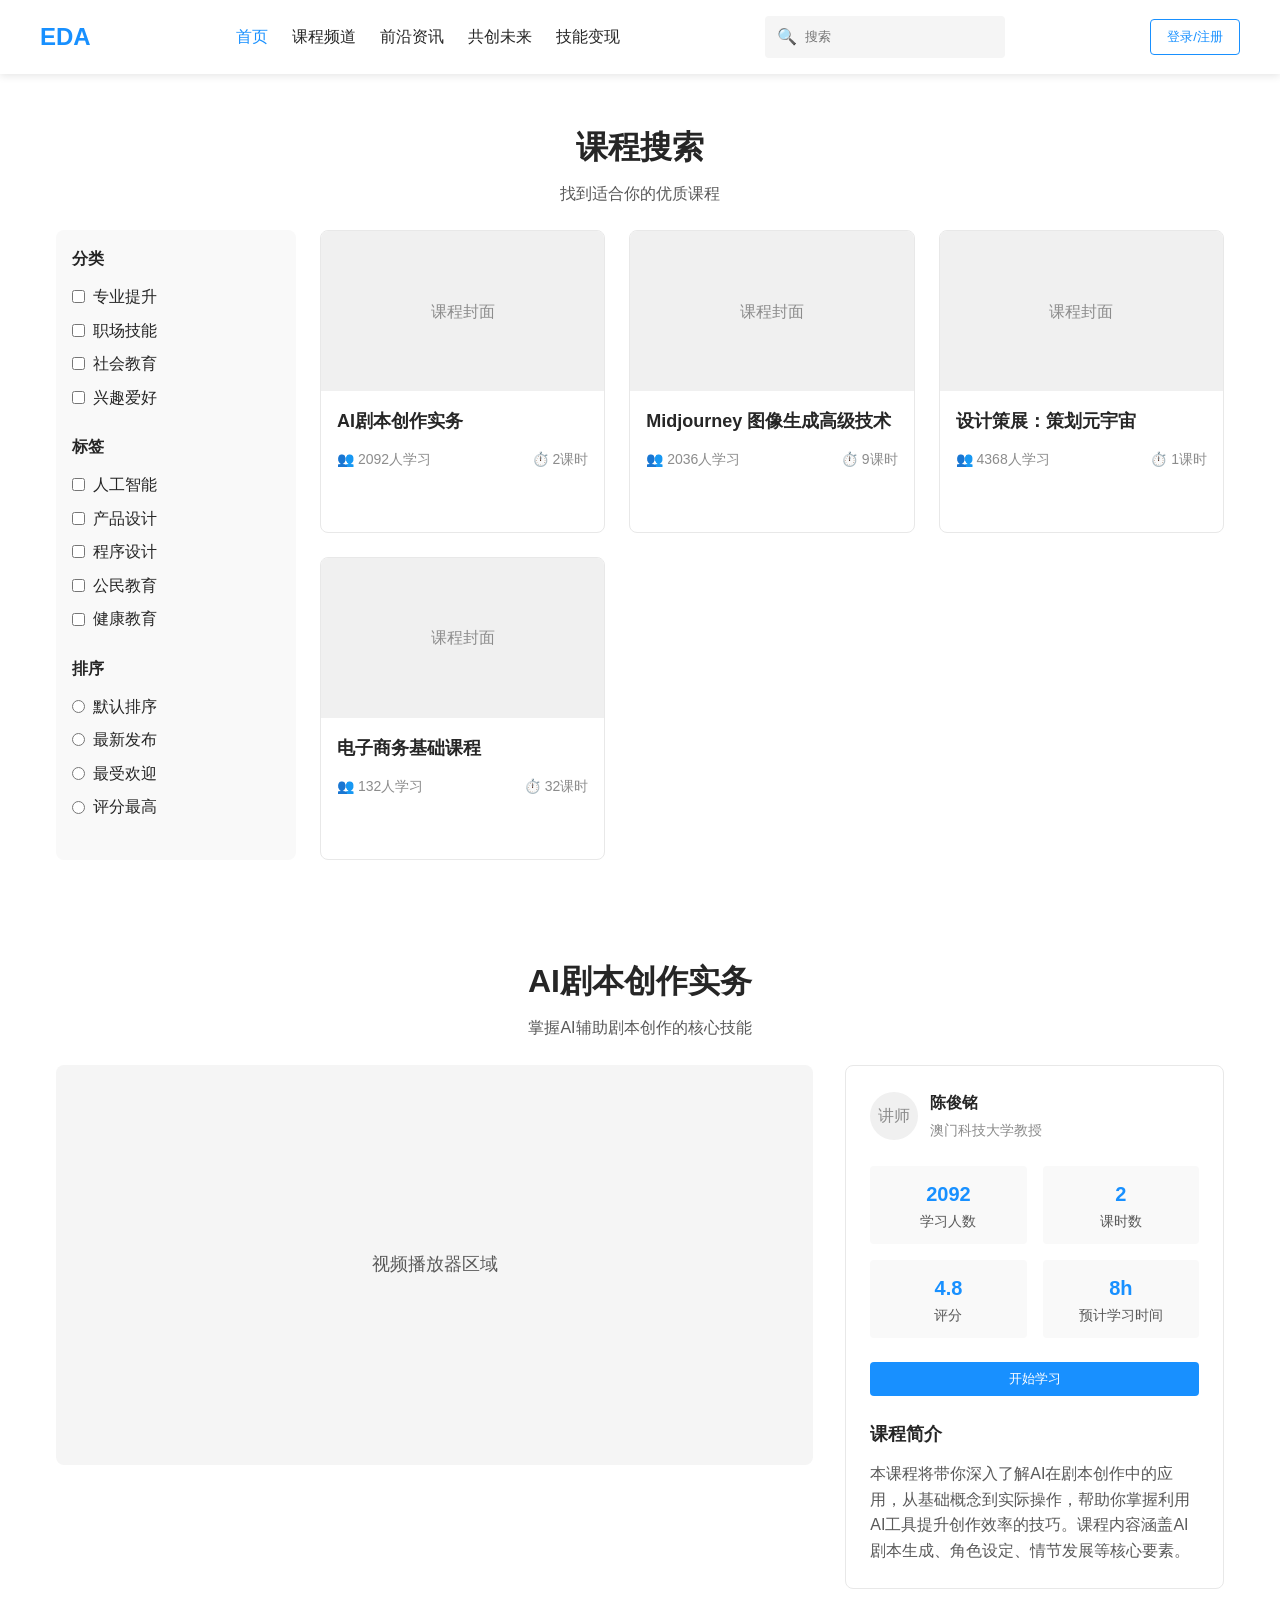
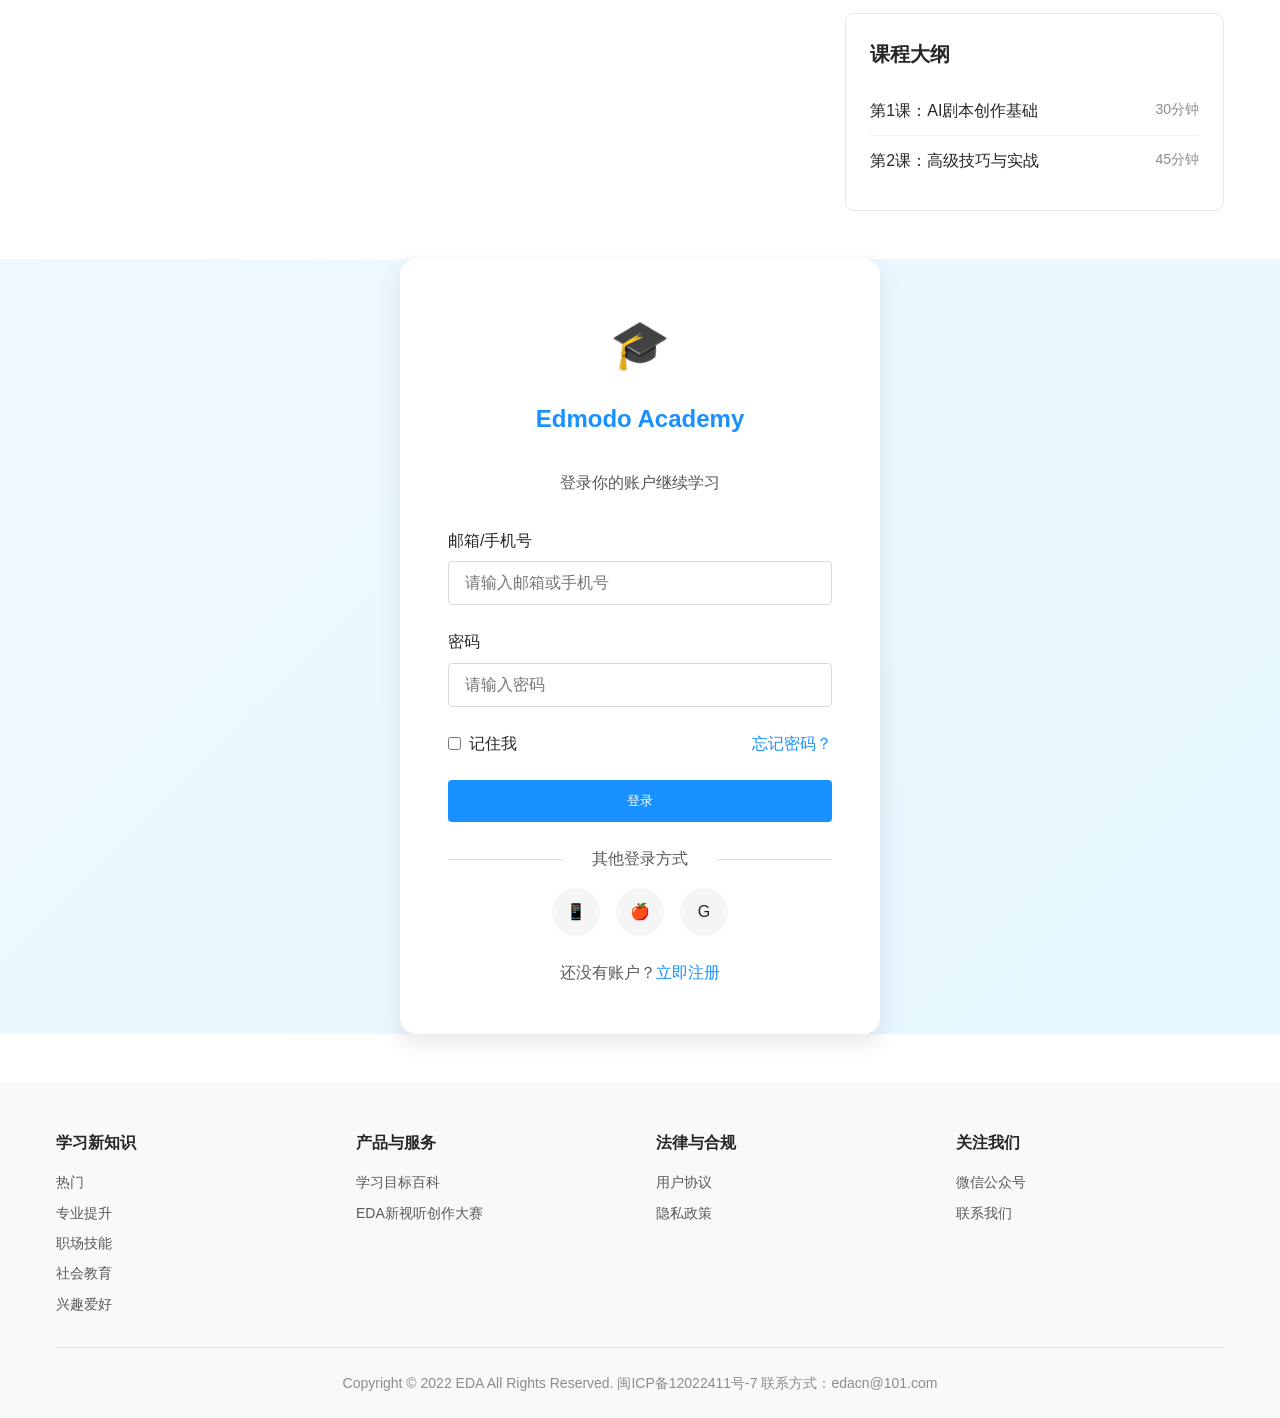
<file: complete.html>
<!DOCTYPE html>
<html lang="zh-CN">
<head>
    <meta charset="UTF-8">
    <meta name="viewport" content="width=device-width, initial-scale=1.0">
    <title>Edmodo Academy (EDA)</title>
    <style>
        /* 重置样式 */
        * {
            margin: 0;
            padding: 0;
            box-sizing: border-box;
        }

        body {
            font-family: 'Inter', 'PingFang SC', 'Microsoft YaHei', sans-serif;
            line-height: 1.6;
            color: #262626;
            background-color: #fff;
        }

        /* 基础样式 */
        .container {
            max-width: 1200px;
            margin: 0 auto;
            padding: 0 16px;
        }

        .btn {
            display: inline-block;
            padding: 8px 16px;
            border-radius: 4px;
            text-decoration: none;
            font-weight: 500;
            cursor: pointer;
            transition: all 0.3s ease;
        }

        .btn-primary {
            background-color: #1890FF;
            color: white;
            border: none;
        }

        .btn-primary:hover {
            background-color: #40a9ff;
        }

        .btn-secondary {
            background-color: transparent;
            color: #1890FF;
            border: 1px solid #1890FF;
        }

        .btn-secondary:hover {
            background-color: #f0f9ff;
        }

        /* 导航栏 */
        .navbar {
            background-color: white;
            box-shadow: 0 2px 8px rgba(0,0,0,0.1);
            position: sticky;
            top: 0;
            z-index: 100;
        }

        .navbar-content {
            display: flex;
            justify-content: space-between;
            align-items: center;
            padding: 16px 0;
        }

        .logo {
            font-size: 24px;
            font-weight: 700;
            color: #1890FF;
        }

        .nav-links {
            display: flex;
            gap: 24px;
        }

        .nav-link {
            color: #262626;
            text-decoration: none;
            font-weight: 500;
            display: flex;
            align-items: center;
            gap: 4px;
        }

        .nav-link.active {
            color: #1890FF;
        }

        .search-bar {
            display: flex;
            align-items: center;
            background-color: #f5f5f5;
            border-radius: 4px;
            padding: 8px 12px;
            width: 240px;
        }

        .search-bar input {
            border: none;
            background: transparent;
            outline: none;
            width: 100%;
            margin-left: 8px;
        }

        .auth-buttons {
            display: flex;
            gap: 16px;
        }

        /* 页面标题 */
        .page-header {
            padding: 48px 0 24px;
            text-align: center;
        }

        .page-title {
            font-size: 32px;
            font-weight: 700;
            margin-bottom: 8px;
        }

        .page-subtitle {
            color: #595959;
            font-size: 16px;
        }

        /* 搜索列表页 */
        .search-page {
            display: flex;
            gap: 24px;
            margin-bottom: 48px;
        }

        .filters {
            width: 240px;
            background-color: #f9f9f9;
            padding: 16px;
            border-radius: 8px;
            height: fit-content;
        }

        .filter-section {
            margin-bottom: 24px;
        }

        .filter-title {
            font-size: 16px;
            font-weight: 600;
            margin-bottom: 12px;
        }

        .filter-options {
            display: flex;
            flex-direction: column;
            gap: 8px;
        }

        .filter-option {
            display: flex;
            align-items: center;
            gap: 8px;
            cursor: pointer;
        }

        .course-grid {
            display: grid;
            grid-template-columns: repeat(auto-fill, minmax(280px, 1fr));
            gap: 24px;
            flex: 1;
        }

        .course-card {
            border: 1px solid #e8e8e8;
            border-radius: 8px;
            overflow: hidden;
            transition: transform 0.3s ease, box-shadow 0.3s ease;
            cursor: pointer;
        }

        .course-card:hover {
            transform: translateY(-4px);
            box-shadow: 0 4px 12px rgba(0,0,0,0.15);
        }

        .course-image {
            width: 100%;
            height: 160px;
            background-color: #f0f0f0;
            display: flex;
            align-items: center;
            justify-content: center;
            color: #8c8c8c;
        }

        .course-content {
            padding: 16px;
        }

        .course-title {
            font-size: 18px;
            font-weight: 600;
            margin-bottom: 8px;
            display: -webkit-box;
            -webkit-line-clamp: 2;
            -webkit-box-orient: vertical;
            overflow: hidden;
        }

        .course-stats {
            display: flex;
            justify-content: space-between;
            margin-top: 12px;
            color: #8c8c8c;
            font-size: 14px;
        }

        .stat-item {
            display: flex;
            align-items: center;
            gap: 4px;
        }

        /* 详情页 */
        .detail-page {
            margin-bottom: 48px;
        }

        .detail-content {
            display: grid;
            grid-template-columns: 2fr 1fr;
            gap: 32px;
            margin-bottom: 48px;
        }

        .media-section {
            background-color: #f5f5f5;
            border-radius: 8px;
            overflow: hidden;
            height: 400px;
            display: flex;
            align-items: center;
            justify-content: center;
            color: #595959;
            font-size: 18px;
        }

        .info-section {
            display: flex;
            flex-direction: column;
            gap: 24px;
        }

        .course-info {
            background-color: white;
            border: 1px solid #e8e8e8;
            border-radius: 8px;
            padding: 24px;
        }

        .instructor-info {
            display: flex;
            align-items: center;
            gap: 12px;
            margin-bottom: 16px;
        }

        .instructor-avatar {
            width: 48px;
            height: 48px;
            border-radius: 50%;
            background-color: #f0f0f0;
            display: flex;
            align-items: center;
            justify-content: center;
            color: #8c8c8c;
        }

        .instructor-details h4 {
            font-size: 16px;
            font-weight: 600;
            margin-bottom: 4px;
        }

        .instructor-details p {
            color: #8c8c8c;
            font-size: 14px;
        }

        .course-stats-detail {
            display: grid;
            grid-template-columns: repeat(2, 1fr);
            gap: 16px;
            margin: 24px 0;
        }

        .stat-card {
            background-color: #f9f9f9;
            padding: 12px;
            border-radius: 4px;
            text-align: center;
        }

        .stat-value {
            font-size: 20px;
            font-weight: 700;
            color: #1890FF;
        }

        .stat-label {
            font-size: 14px;
            color: #595959;
        }

        .course-description {
            margin-top: 24px;
        }

        .course-description h4 {
            font-size: 18px;
            font-weight: 600;
            margin-bottom: 12px;
        }

        .course-description p {
            color: #595959;
            line-height: 1.6;
        }

        .syllabus {
            background-color: white;
            border: 1px solid #e8e8e8;
            border-radius: 8px;
            padding: 24px;
        }

        .syllabus h3 {
            font-size: 20px;
            font-weight: 600;
            margin-bottom: 16px;
        }

        .syllabus-item {
            padding: 12px 0;
            border-bottom: 1px solid #f0f0f0;
            display: flex;
            justify-content: space-between;
            cursor: pointer;
        }

        .syllabus-item:last-child {
            border-bottom: none;
        }

        .syllabus-title {
            font-weight: 500;
        }

        .syllabus-duration {
            color: #8c8c8c;
            font-size: 14px;
        }

        /* 登录页 */
        .login-page {
            display: flex;
            justify-content: center;
            align-items: center;
            min-height: 80vh;
            background: linear-gradient(135deg, #f0f9ff 0%, #e6f7ff 100%);
        }

        .login-card {
            background-color: white;
            border-radius: 16px;
            box-shadow: 0 8px 24px rgba(0,0,0,0.1);
            padding: 48px;
            width: 100%;
            max-width: 480px;
        }

        .login-logo {
            text-align: center;
            margin-bottom: 32px;
        }

        .login-logo h2 {
            font-size: 24px;
            font-weight: 700;
            color: #1890FF;
            margin-top: 16px;
        }

        .login-subtitle {
            text-align: center;
            color: #595959;
            margin-bottom: 32px;
        }

        .form-group {
            margin-bottom: 24px;
        }

        .form-label {
            display: block;
            margin-bottom: 8px;
            font-weight: 500;
        }

        .form-input {
            width: 100%;
            padding: 12px 16px;
            border: 1px solid #d9d9d9;
            border-radius: 4px;
            font-size: 16px;
            transition: border-color 0.3s ease;
        }

        .form-input:focus {
            outline: none;
            border-color: #1890FF;
            box-shadow: 0 0 0 2px rgba(24, 144, 255, 0.2);
        }

        .form-actions {
            display: flex;
            justify-content: space-between;
            align-items: center;
            margin-bottom: 24px;
        }

        .remember-me {
            display: flex;
            align-items: center;
            gap: 8px;
        }

        .social-login {
            margin-top: 24px;
            text-align: center;
        }

        .social-login-title {
            margin-bottom: 16px;
            color: #595959;
            position: relative;
        }

        .social-login-title::before,
        .social-login-title::after {
            content: '';
            position: absolute;
            top: 50%;
            width: 30%;
            height: 1px;
            background-color: #d9d9d9;
        }

        .social-login-title::before {
            left: 0;
        }

        .social-login-title::after {
            right: 0;
        }

        .social-buttons {
            display: flex;
            justify-content: center;
            gap: 16px;
        }

        .social-btn {
            width: 48px;
            height: 48px;
            border-radius: 50%;
            display: flex;
            align-items: center;
            justify-content: center;
            background-color: #f5f5f5;
            cursor: pointer;
            transition: background-color 0.3s ease;
        }

        .social-btn:hover {
            background-color: #e8e8e8;
        }

        .register-link {
            text-align: center;
            margin-top: 24px;
            color: #595959;
        }

        .register-link a {
            color: #1890FF;
            text-decoration: none;
            font-weight: 500;
        }

        .register-link a:hover {
            text-decoration: underline;
        }

        /* 页脚 */
        .footer {
            background-color: #f9f9f9;
            padding: 48px 0 24px;
            margin-top: 48px;
        }

        .footer-content {
            display: grid;
            grid-template-columns: repeat(4, 1fr);
            gap: 32px;
            margin-bottom: 32px;
        }

        .footer-column h4 {
            font-size: 16px;
            font-weight: 600;
            margin-bottom: 16px;
        }

        .footer-links {
            display: flex;
            flex-direction: column;
            gap: 8px;
        }

        .footer-link {
            color: #595959;
            text-decoration: none;
            font-size: 14px;
        }

        .footer-link:hover {
            color: #1890FF;
        }

        .footer-bottom {
            text-align: center;
            padding-top: 24px;
            border-top: 1px solid #e8e8e8;
            color: #8c8c8c;
            font-size: 14px;
        }

        /* 响应式设计 */
        @media (max-width: 768px) {
            .search-page {
                flex-direction: column;
            }
            
            .filters {
                width: 100%;
            }
            
            .detail-content {
                grid-template-columns: 1fr;
            }
            
            .login-card {
                padding: 32px;
            }
            
            .footer-content {
                grid-template-columns: repeat(2, 1fr);
            }
        }

        @media (max-width: 480px) {
            .nav-links {
                display: none;
            }
            
            .search-bar {
                width: 160px;
            }
            
            .auth-buttons {
                display: none;
            }
            
            .course-grid {
                grid-template-columns: 1fr;
            }
            
            .footer-content {
                grid-template-columns: 1fr;
            }
        }
    </style>
</head>
<body>
    <!-- 导航栏 -->
    <nav class="navbar">
        <div class="container navbar-content">
            <div class="logo">EDA</div>
            <div class="nav-links">
                <a href="#" class="nav-link active">首页</a>
                <a href="#" class="nav-link">课程频道</a>
                <a href="#" class="nav-link">前沿资讯</a>
                <a href="#" class="nav-link">共创未来</a>
                <a href="#" class="nav-link">技能变现</a>
            </div>
            <div class="search-bar">
                <span>🔍</span>
                <input type="text" placeholder="搜索">
            </div>
            <div class="auth-buttons">
                <button class="btn btn-secondary">登录/注册</button>
            </div>
        </div>
    </nav>

    <!-- 搜索列表页 -->
    <section class="container">
        <div class="page-header">
            <h1 class="page-title">课程搜索</h1>
            <p class="page-subtitle">找到适合你的优质课程</p>
        </div>
        
        <div class="search-page">
            <div class="filters">
                <div class="filter-section">
                    <h3 class="filter-title">分类</h3>
                    <div class="filter-options">
                        <label class="filter-option">
                            <input type="checkbox"> 专业提升
                        </label>
                        <label class="filter-option">
                            <input type="checkbox"> 职场技能
                        </label>
                        <label class="filter-option">
                            <input type="checkbox"> 社会教育
                        </label>
                        <label class="filter-option">
                            <input type="checkbox"> 兴趣爱好
                        </label>
                    </div>
                </div>
                
                <div class="filter-section">
                    <h3 class="filter-title">标签</h3>
                    <div class="filter-options">
                        <label class="filter-option">
                            <input type="checkbox"> 人工智能
                        </label>
                        <label class="filter-option">
                            <input type="checkbox"> 产品设计
                        </label>
                        <label class="filter-option">
                            <input type="checkbox"> 程序设计
                        </label>
                        <label class="filter-option">
                            <input type="checkbox"> 公民教育
                        </label>
                        <label class="filter-option">
                            <input type="checkbox"> 健康教育
                        </label>
                    </div>
                </div>
                
                <div class="filter-section">
                    <h3 class="filter-title">排序</h3>
                    <div class="filter-options">
                        <label class="filter-option">
                            <input type="radio" name="sort"> 默认排序
                        </label>
                        <label class="filter-option">
                            <input type="radio" name="sort"> 最新发布
                        </label>
                        <label class="filter-option">
                            <input type="radio" name="sort"> 最受欢迎
                        </label>
                        <label class="filter-option">
                            <input type="radio" name="sort"> 评分最高
                        </label>
                    </div>
                </div>
            </div>
            
            <div class="course-grid">
                <!-- 课程卡片 1 -->
                <div class="course-card">
                    <div class="course-image">课程封面</div>
                    <div class="course-content">
                        <h3 class="course-title">AI剧本创作实务</h3>
                        <div class="course-stats">
                            <div class="stat-item">👥 2092人学习</div>
                            <div class="stat-item">⏱️ 2课时</div>
                        </div>
                    </div>
                </div>
                
                <!-- 课程卡片 2 -->
                <div class="course-card">
                    <div class="course-image">课程封面</div>
                    <div class="course-content">
                        <h3 class="course-title">Midjourney 图像生成高级技术</h3>
                        <div class="course-stats">
                            <div class="stat-item">👥 2036人学习</div>
                            <div class="stat-item">⏱️ 9课时</div>
                        </div>
                    </div>
                </div>
                
                <!-- 课程卡片 3 -->
                <div class="course-card">
                    <div class="course-image">课程封面</div>
                    <div class="course-content">
                        <h3 class="course-title">设计策展：策划元宇宙</h3>
                        <div class="course-stats">
                            <div class="stat-item">👥 4368人学习</div>
                            <div class="stat-item">⏱️ 1课时</div>
                        </div>
                    </div>
                </div>
                
                <!-- 课程卡片 4 -->
                <div class="course-card">
                    <div class="course-image">课程封面</div>
                    <div class="course-content">
                        <h3 class="course-title">电子商务基础课程</h3>
                        <div class="course-stats">
                            <div class="stat-item">👥 132人学习</div>
                            <div class="stat-item">⏱️ 32课时</div>
                        </div>
                    </div>
                </div>
            </div>
        </div>
    </section>

    <!-- 课程详情页 -->
    <section class="container">
        <div class="page-header">
            <h1 class="page-title">AI剧本创作实务</h1>
            <p class="page-subtitle">掌握AI辅助剧本创作的核心技能</p>
        </div>
        
        <div class="detail-page">
            <div class="detail-content">
                <div class="media-section">
                    视频播放器区域
                </div>
                
                <div class="info-section">
                    <div class="course-info">
                        <div class="instructor-info">
                            <div class="instructor-avatar">讲师</div>
                            <div class="instructor-details">
                                <h4>陈俊铭</h4>
                                <p>澳门科技大学教授</p>
                            </div>
                        </div>
                        
                        <div class="course-stats-detail">
                            <div class="stat-card">
                                <div class="stat-value">2092</div>
                                <div class="stat-label">学习人数</div>
                            </div>
                            <div class="stat-card">
                                <div class="stat-value">2</div>
                                <div class="stat-label">课时数</div>
                            </div>
                            <div class="stat-card">
                                <div class="stat-value">4.8</div>
                                <div class="stat-label">评分</div>
                            </div>
                            <div class="stat-card">
                                <div class="stat-value">8h</div>
                                <div class="stat-label">预计学习时间</div>
                            </div>
                        </div>
                        
                        <button class="btn btn-primary" style="width: 100%;">开始学习</button>
                        
                        <div class="course-description">
                            <h4>课程简介</h4>
                            <p>本课程将带你深入了解AI在剧本创作中的应用，从基础概念到实际操作，帮助你掌握利用AI工具提升创作效率的技巧。课程内容涵盖AI剧本生成、角色设定、情节发展等核心要素。</p>
                        </div>
                    </div>
                    
                    <div class="syllabus">
                        <h3>课程大纲</h3>
                        <div class="syllabus-item">
                            <span class="syllabus-title">第1课：AI剧本创作基础</span>
                            <span class="syllabus-duration">30分钟</span>
                        </div>
                        <div class="syllabus-item">
                            <span class="syllabus-title">第2课：高级技巧与实战</span>
                            <span class="syllabus-duration">45分钟</span>
                        </div>
                    </div>
                </div>
            </div>
        </div>
    </section>

    <!-- 登录页 -->
    <section class="login-page">
        <div class="login-card">
            <div class="login-logo">
                <div style="font-size: 48px;">🎓</div>
                <h2>Edmodo Academy</h2>
            </div>
            
            <p class="login-subtitle">登录你的账户继续学习</p>
            
            <form>
                <div class="form-group">
                    <label class="form-label">邮箱/手机号</label>
                    <input type="text" class="form-input" placeholder="请输入邮箱或手机号">
                </div>
                
                <div class="form-group">
                    <label class="form-label">密码</label>
                    <input type="password" class="form-input" placeholder="请输入密码">
                </div>
                
                <div class="form-actions">
                    <label class="remember-me">
                        <input type="checkbox"> 记住我
                    </label>
                    <a href="#" style="color: #1890FF; text-decoration: none;">忘记密码？</a>
                </div>
                
                <button type="submit" class="btn btn-primary" style="width: 100%; padding: 12px;">登录</button>
            </form>
            
            <div class="social-login">
                <div class="social-login-title">其他登录方式</div>
                <div class="social-buttons">
                    <div class="social-btn">📱</div>
                    <div class="social-btn">🍎</div>
                    <div class="social-btn">G</div>
                </div>
            </div>
            
            <div class="register-link">
                还没有账户？<a href="#">立即注册</a>
            </div>
        </div>
    </section>

    <!-- 页脚 -->
    <footer class="footer">
        <div class="container">
            <div class="footer-content">
                <div class="footer-column">
                    <h4>学习新知识</h4>
                    <div class="footer-links">
                        <a href="#" class="footer-link">热门</a>
                        <a href="#" class="footer-link">专业提升</a>
                        <a href="#" class="footer-link">职场技能</a>
                        <a href="#" class="footer-link">社会教育</a>
                        <a href="#" class="footer-link">兴趣爱好</a>
                    </div>
                </div>
                
                <div class="footer-column">
                    <h4>产品与服务</h4>
                    <div class="footer-links">
                        <a href="#" class="footer-link">学习目标百科</a>
                        <a href="#" class="footer-link">EDA新视听创作大赛</a>
                    </div>
                </div>
                
                <div class="footer-column">
                    <h4>法律与合规</h4>
                    <div class="footer-links">
                        <a href="#" class="footer-link">用户协议</a>
                        <a href="#" class="footer-link">隐私政策</a>
                    </div>
                </div>
                
                <div class="footer-column">
                    <h4>关注我们</h4>
                    <div class="footer-links">
                        <a href="#" class="footer-link">微信公众号</a>
                        <a href="#" class="footer-link">联系我们</a>
                    </div>
                </div>
            </div>
            
            <div class="footer-bottom">
                Copyright © 2022 EDA All Rights Reserved. 闽ICP备12022411号-7 联系方式：edacn@101.com
            </div>
        </div>
    </footer>

    <script>
        // 简单的交互功能
        document.addEventListener('DOMContentLoaded', function() {
            // 课程卡片点击事件
            const courseCards = document.querySelectorAll('.course-card');
            courseCards.forEach(card => {
                card.addEventListener('click', function() {
                    alert('跳转到课程详情页');
                });
            });
            
            // 大纲项点击事件
            const syllabusItems = document.querySelectorAll('.syllabus-item');
            syllabusItems.forEach(item => {
                item.addEventListener('click', function() {
                    alert('跳转到对应视频时间点');
                });
            });
            
            // 登录表单提交
            const loginForm = document.querySelector('.login-page form');
            if (loginForm) {
                loginForm.addEventListener('submit', function(e) {
                    e.preventDefault();
                    alert('登录功能已实现！');
                });
            }
            
            // 导航链接激活状态
            const navLinks = document.querySelectorAll('.nav-link');
            navLinks.forEach(link => {
                link.addEventListener('click', function(e) {
                    e.preventDefault();
                    navLinks.forEach(l => l.classList.remove('active'));
                    this.classList.add('active');
                });
            });
        });
    </script>
</body>
</html>
</file>
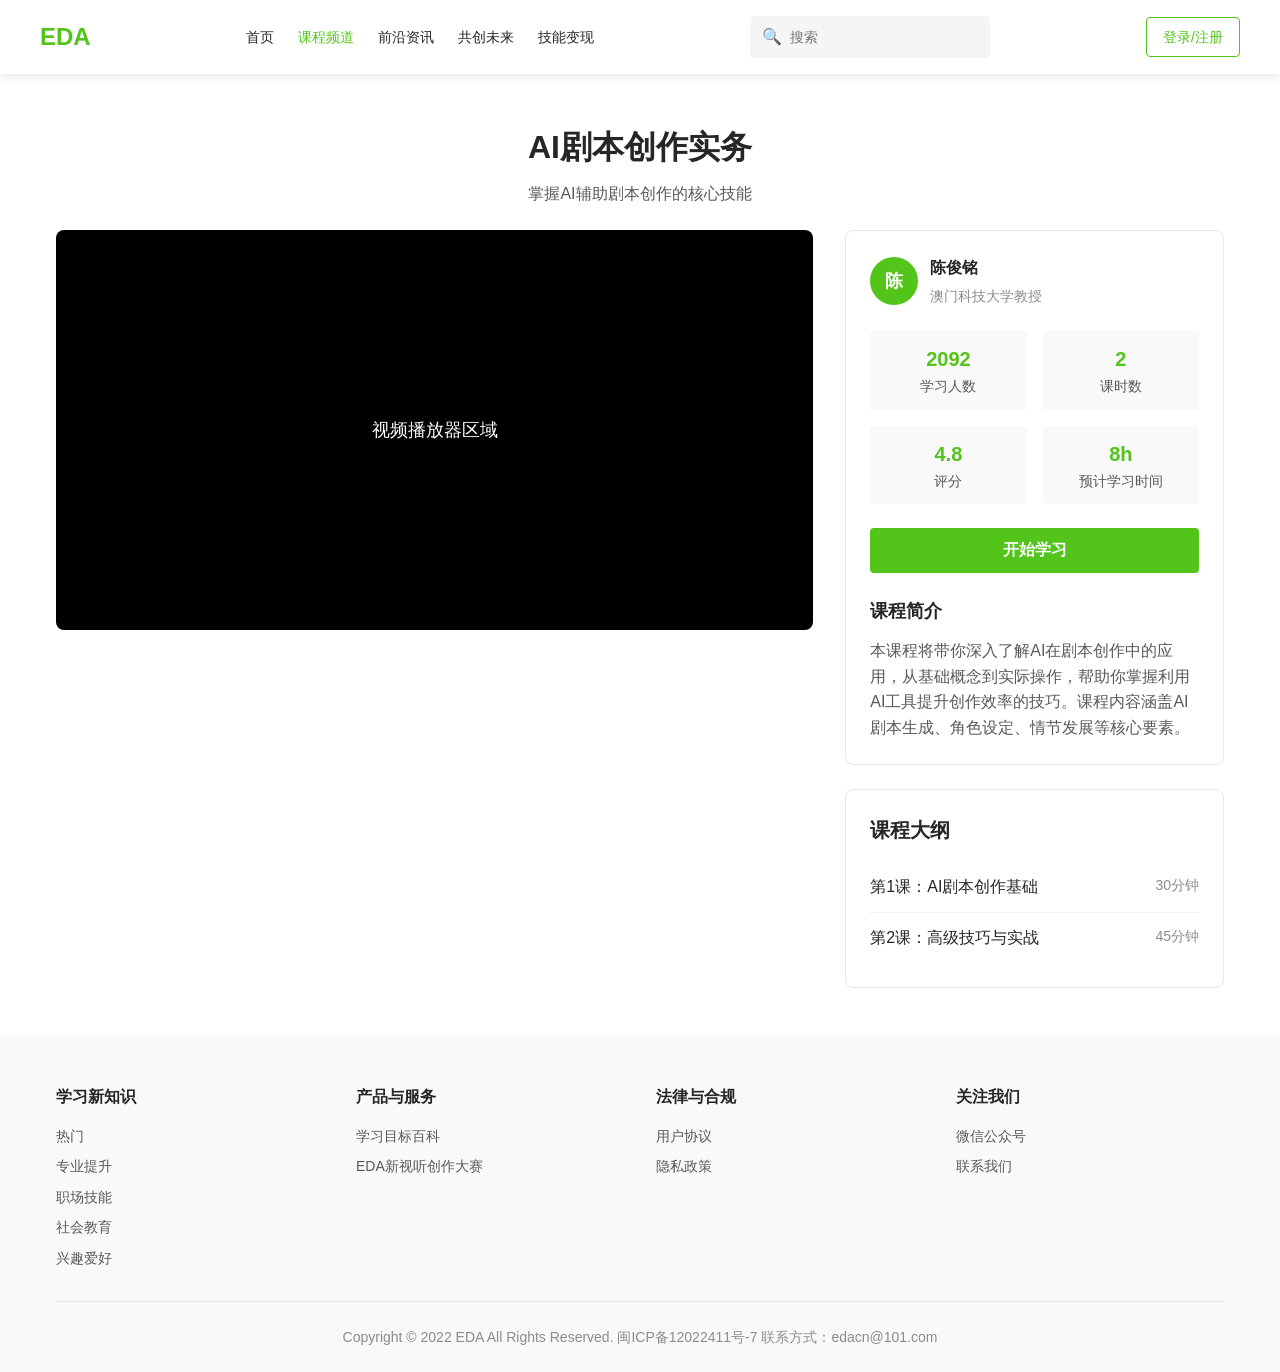
<file: detail.html>
<!DOCTYPE html>
<html lang="zh-CN">
<head>
    <meta charset="UTF-8">
    <meta name="viewport" content="width=device-width, initial-scale=1.0">
    <title>课程详情 - Edmodo Academy (EDA)</title>
    <style>
        /* 重置和基础样式 */
        * {
            margin: 0;
            padding: 0;
            box-sizing: border-box;
        }
        
        body {
            font-family: -apple-system, BlinkMacSystemFont, 'Segoe UI', Roboto, 'Helvetica Neue', Arial, sans-serif;
            line-height: 1.6;
            color: #262626;
            background-color: #fff;
        }
        
        .container {
            max-width: 1200px;
            margin: 0 auto;
            padding: 0 16px;
        }
        
        /* 导航栏样式 */
        .navbar {
            background-color: white;
            box-shadow: 0 2px 8px rgba(0,0,0,0.1);
            position: sticky;
            top: 0;
            z-index: 100;
        }
        
        .navbar-content {
            display: flex;
            justify-content: space-between;
            align-items: center;
            padding: 16px 0;
        }
        
        .logo {
            font-size: 24px;
            font-weight: 700;
            color: #52C41A; /* EDA 绿色 */
            text-decoration: none;
        }
        
        .nav-links {
            display: flex;
            gap: 24px;
        }
        
        .nav-link {
            color: #262626;
            text-decoration: none;
            font-weight: 500;
            display: flex;
            align-items: center;
            gap: 4px;
            font-size: 14px;
        }
        
        .nav-link.active, .nav-link:hover {
            color: #52C41A; /* EDA 绿色 */
        }
        
        .search-bar {
            display: flex;
            align-items: center;
            background-color: #f5f5f5;
            border-radius: 4px;
            padding: 8px 12px;
            width: 240px;
        }
        
        .search-bar input {
            border: none;
            background: transparent;
            outline: none;
            width: 100%;
            margin-left: 8px;
            font-size: 14px;
        }
        
        .auth-buttons {
            display: flex;
            gap: 16px;
        }
        
        .btn {
            display: inline-block;
            padding: 8px 16px;
            border-radius: 4px;
            text-decoration: none;
            font-weight: 500;
            cursor: pointer;
            transition: all 0.3s ease;
            border: 1px solid #52C41A; /* EDA 绿色 */
            color: #52C41A; /* EDA 绿色 */
            background: transparent;
            font-size: 14px;
        }
        
        .btn:hover {
            background-color: #f6ffed; /* 绿色背景 */
        }
        
        /* 页面标题 */
        .page-header {
            padding: 48px 0 24px;
            text-align: center;
        }
        
        .page-title {
            font-size: 32px;
            font-weight: 700;
            margin-bottom: 8px;
        }
        
        .page-subtitle {
            color: #595959;
            font-size: 16px;
        }
        
        /* 详情页 */
        .detail-page {
            margin-bottom: 48px;
        }
        
        .detail-content {
            display: grid;
            grid-template-columns: 2fr 1fr;
            gap: 32px;
            margin-bottom: 48px;
        }
        
        .media-section {
            background-color: #000;
            border-radius: 8px;
            overflow: hidden;
            height: 400px;
            display: flex;
            align-items: center;
            justify-content: center;
            color: white;
            font-size: 18px;
        }
        
        .info-section {
            display: flex;
            flex-direction: column;
            gap: 24px;
        }
        
        .course-info {
            background-color: white;
            border: 1px solid #e8e8e8;
            border-radius: 8px;
            padding: 24px;
        }
        
        .instructor-info {
            display: flex;
            align-items: center;
            gap: 12px;
            margin-bottom: 16px;
        }
        
        .instructor-avatar {
            width: 48px;
            height: 48px;
            border-radius: 50%;
            background: #52C41A; /* EDA 绿色 */
            display: flex;
            align-items: center;
            justify-content: center;
            color: white;
            font-weight: bold;
            font-size: 18px;
        }
        
        .instructor-details h4 {
            font-size: 16px;
            font-weight: 600;
            margin-bottom: 4px;
        }
        
        .instructor-details p {
            color: #8c8c8c;
            font-size: 14px;
        }
        
        .course-stats-detail {
            display: grid;
            grid-template-columns: repeat(2, 1fr);
            gap: 16px;
            margin: 24px 0;
        }
        
        .stat-card {
            background-color: #f9f9f9;
            padding: 12px;
            border-radius: 4px;
            text-align: center;
        }
        
        .stat-value {
            font-size: 20px;
            font-weight: 700;
            color: #52C41A; /* EDA 绿色 */
        }
        
        .stat-label {
            font-size: 14px;
            color: #595959;
        }
        
        .action-btn {
            background-color: #52C41A; /* EDA 绿色 */
            color: white;
            border: none;
            padding: 12px 24px;
            border-radius: 4px;
            font-weight: 600;
            cursor: pointer;
            width: 100%;
            font-size: 16px;
            transition: background-color 0.3s ease;
        }
        
        .action-btn:hover {
            background-color: #389e0d; /* 深绿色 */
        }
        
        .course-description {
            margin-top: 24px;
        }
        
        .course-description h4 {
            font-size: 18px;
            font-weight: 600;
            margin-bottom: 12px;
        }
        
        .course-description p {
            color: #595959;
            line-height: 1.6;
        }
        
        .syllabus {
            background-color: white;
            border: 1px solid #e8e8e8;
            border-radius: 8px;
            padding: 24px;
        }
        
        .syllabus h3 {
            font-size: 20px;
            font-weight: 600;
            margin-bottom: 16px;
        }
        
        .syllabus-item {
            padding: 12px 0;
            border-bottom: 1px solid #f0f0f0;
            display: flex;
            justify-content: space-between;
            cursor: pointer;
        }
        
        .syllabus-item:last-child {
            border-bottom: none;
        }
        
        .syllabus-title {
            font-weight: 500;
        }
        
        .syllabus-duration {
            color: #8c8c8c;
            font-size: 14px;
        }
        
        /* 页脚 */
        .footer {
            background-color: #f9f9f9;
            padding: 48px 0 24px;
            margin-top: 48px;
        }
        
        .footer-content {
            display: grid;
            grid-template-columns: repeat(4, 1fr);
            gap: 32px;
            margin-bottom: 32px;
        }
        
        .footer-column h4 {
            font-size: 16px;
            font-weight: 600;
            margin-bottom: 16px;
        }
        
        .footer-links {
            display: flex;
            flex-direction: column;
            gap: 8px;
        }
        
        .footer-link {
            color: #595959;
            text-decoration: none;
            font-size: 14px;
        }
        
        .footer-link:hover {
            color: #52C41A; /* EDA 绿色 */
        }
        
        .footer-bottom {
            text-align: center;
            padding-top: 24px;
            border-top: 1px solid #e8e8e8;
            color: #8c8c8c;
            font-size: 14px;
        }
        
        /* 响应式设计 */
        @media (max-width: 768px) {
            .detail-content {
                grid-template-columns: 1fr;
            }
            
            .footer-content {
                grid-template-columns: repeat(2, 1fr);
            }
        }
        
        @media (max-width: 480px) {
            .nav-links {
                display: none;
            }
            
            .search-bar {
                width: 160px;
            }
            
            .auth-buttons {
                display: none;
            }
            
            .footer-content {
                grid-template-columns: 1fr;
            }
        }
    </style>
</head>
<body>
    <!-- 导航栏 -->
    <nav class="navbar">
        <div class="container navbar-content">
            <a href="search.html" class="logo">EDA</a>
            <div class="nav-links">
                <a href="search.html" class="nav-link">首页</a>
                <a href="search.html" class="nav-link active">课程频道</a>
                <a href="#" class="nav-link">前沿资讯</a>
                <a href="#" class="nav-link">共创未来</a>
                <a href="#" class="nav-link">技能变现</a>
            </div>
            <div class="search-bar">
                <span>🔍</span>
                <input type="text" placeholder="搜索">
            </div>
            <div class="auth-buttons">
                <a href="login.html" class="btn">登录/注册</a>
            </div>
        </div>
    </nav>

    <!-- 课程详情页 -->
    <section class="container">
        <div class="page-header">
            <h1 class="page-title">AI剧本创作实务</h1>
            <p class="page-subtitle">掌握AI辅助剧本创作的核心技能</p>
        </div>
        
        <div class="detail-page">
            <div class="detail-content">
                <div class="media-section">
                    视频播放器区域
                </div>
                
                <div class="info-section">
                    <div class="course-info">
                        <div class="instructor-info">
                            <div class="instructor-avatar">陈</div>
                            <div class="instructor-details">
                                <h4>陈俊铭</h4>
                                <p>澳门科技大学教授</p>
                            </div>
                        </div>
                        
                        <div class="course-stats-detail">
                            <div class="stat-card">
                                <div class="stat-value">2092</div>
                                <div class="stat-label">学习人数</div>
                            </div>
                            <div class="stat-card">
                                <div class="stat-value">2</div>
                                <div class="stat-label">课时数</div>
                            </div>
                            <div class="stat-card">
                                <div class="stat-value">4.8</div>
                                <div class="stat-label">评分</div>
                            </div>
                            <div class="stat-card">
                                <div class="stat-value">8h</div>
                                <div class="stat-label">预计学习时间</div>
                            </div>
                        </div>
                        
                        <button class="action-btn">开始学习</button>
                        
                        <div class="course-description">
                            <h4>课程简介</h4>
                            <p>本课程将带你深入了解AI在剧本创作中的应用，从基础概念到实际操作，帮助你掌握利用AI工具提升创作效率的技巧。课程内容涵盖AI剧本生成、角色设定、情节发展等核心要素。</p>
                        </div>
                    </div>
                    
                    <div class="syllabus">
                        <h3>课程大纲</h3>
                        <div class="syllabus-item">
                            <span class="syllabus-title">第1课：AI剧本创作基础</span>
                            <span class="syllabus-duration">30分钟</span>
                        </div>
                        <div class="syllabus-item">
                            <span class="syllabus-title">第2课：高级技巧与实战</span>
                            <span class="syllabus-duration">45分钟</span>
                        </div>
                    </div>
                </div>
            </div>
        </div>
    </section>

    <!-- 页脚 -->
    <footer class="footer">
        <div class="container">
            <div class="footer-content">
                <div class="footer-column">
                    <h4>学习新知识</h4>
                    <div class="footer-links">
                        <a href="search.html" class="footer-link">热门</a>
                        <a href="search.html" class="footer-link">专业提升</a>
                        <a href="search.html" class="footer-link">职场技能</a>
                        <a href="search.html" class="footer-link">社会教育</a>
                        <a href="search.html" class="footer-link">兴趣爱好</a>
                    </div>
                </div>
                
                <div class="footer-column">
                    <h4>产品与服务</h4>
                    <div class="footer-links">
                        <a href="#" class="footer-link">学习目标百科</a>
                        <a href="#" class="footer-link">EDA新视听创作大赛</a>
                    </div>
                </div>
                
                <div class="footer-column">
                    <h4>法律与合规</h4>
                    <div class="footer-links">
                        <a href="#" class="footer-link">用户协议</a>
                        <a href="#" class="footer-link">隐私政策</a>
                    </div>
                </div>
                
                <div class="footer-column">
                    <h4>关注我们</h4>
                    <div class="footer-links">
                        <a href="#" class="footer-link">微信公众号</a>
                        <a href="#" class="footer-link">联系我们</a>
                    </div>
                </div>
            </div>
            
            <div class="footer-bottom">
                Copyright © 2022 EDA All Rights Reserved. 闽ICP备12022411号-7 联系方式：edacn@101.com
            </div>
        </div>
    </footer>

    <script>
        // 交互功能
        document.addEventListener('DOMContentLoaded', function() {
            // 大纲项点击
            const syllabusItems = document.querySelectorAll('.syllabus-item');
            syllabusItems.forEach(item => {
                item.addEventListener('click', function() {
                    alert('跳转到对应视频时间点');
                });
            });
            
            // 导航链接激活
            const navLinks = document.querySelectorAll('.nav-link');
            navLinks.forEach(link => {
                link.addEventListener('click', function(e) {
                    e.preventDefault();
                    navLinks.forEach(l => l.classList.remove('active'));
                    this.classList.add('active');
                });
            });
        });
    </script>
</body>
</html>
</file>
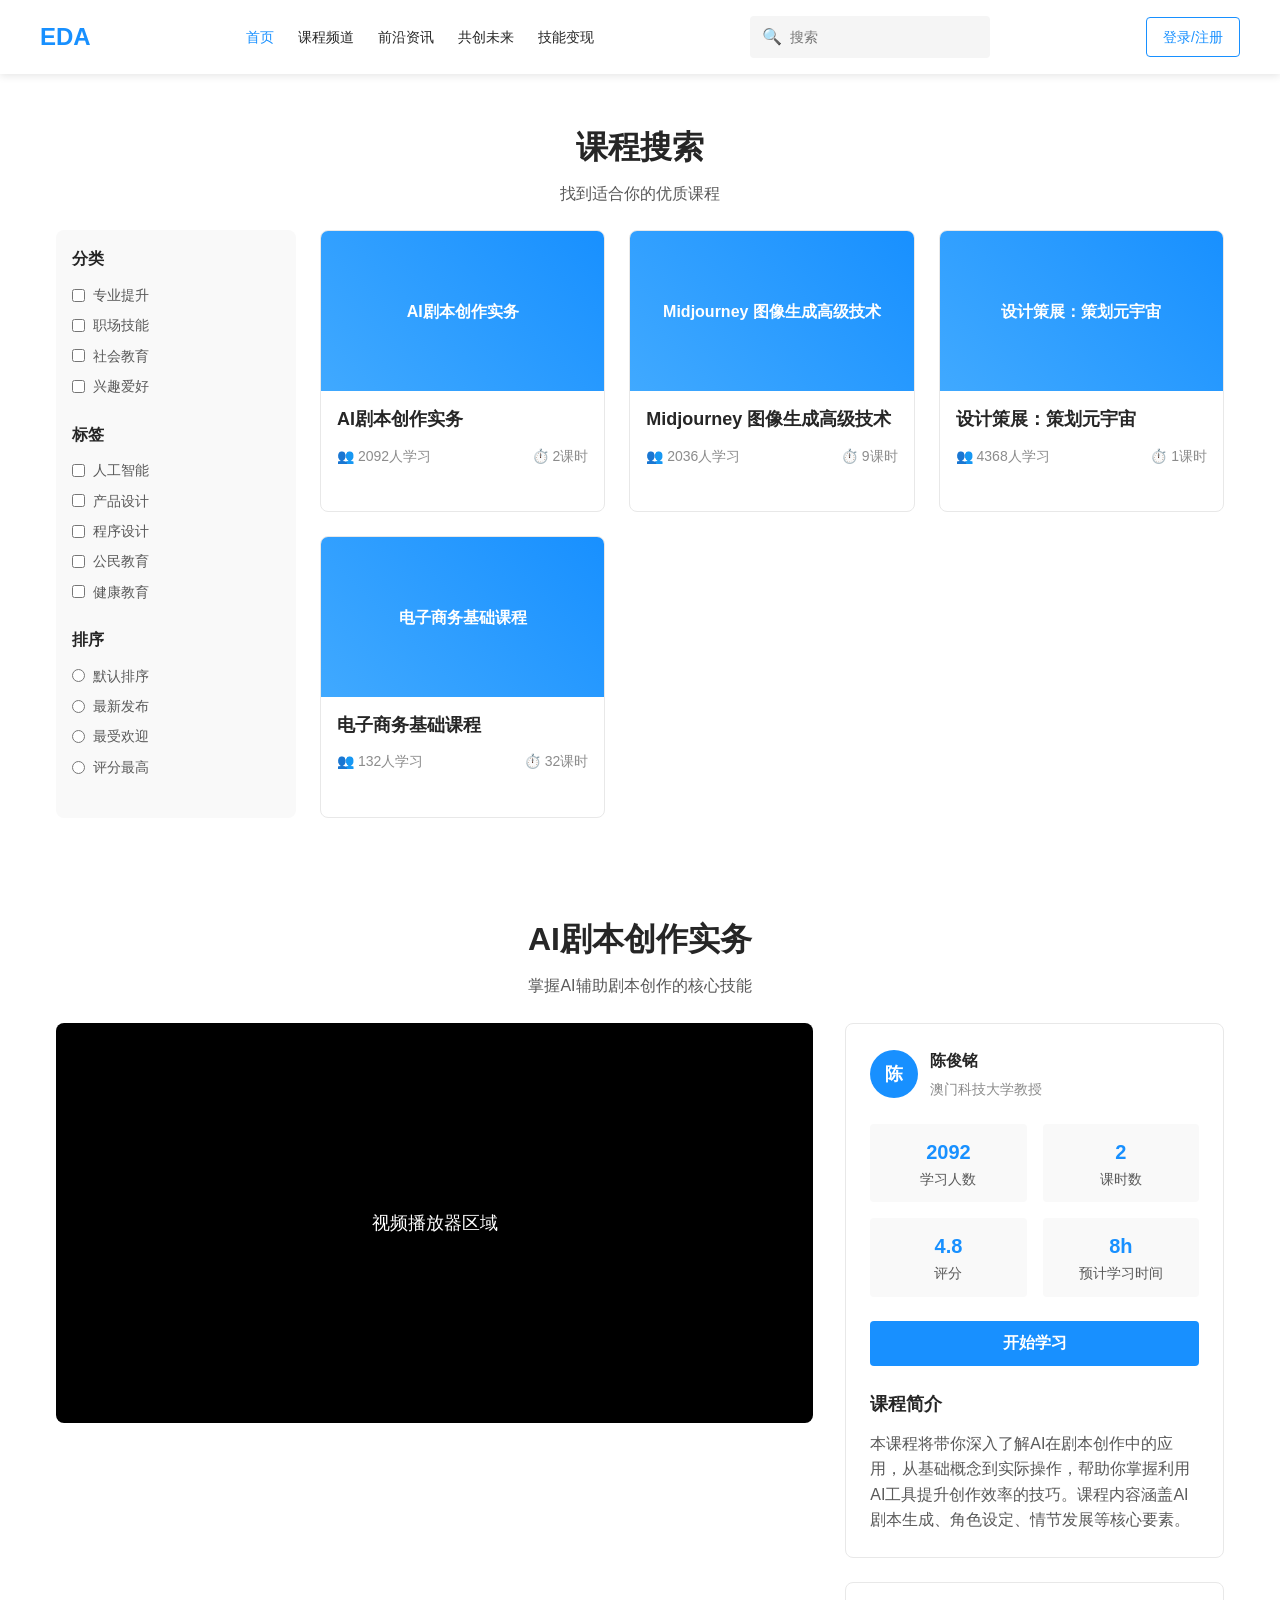
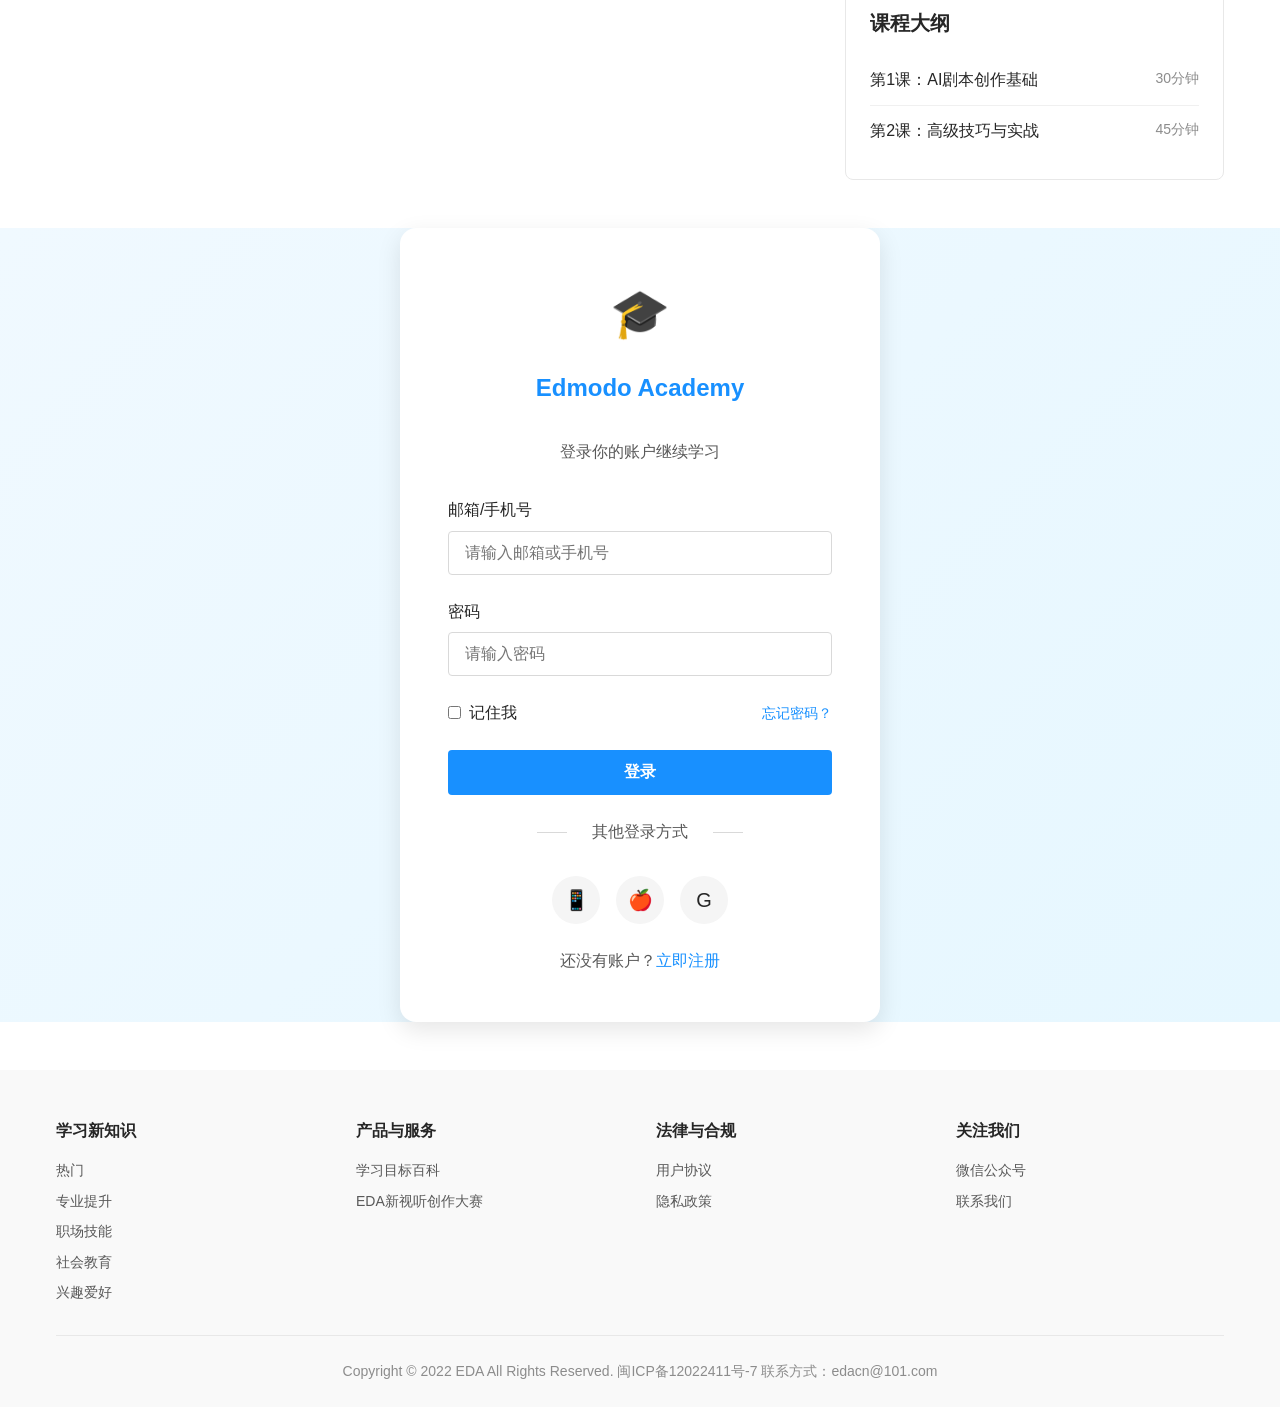
<file: final.html>
<!DOCTYPE html>
<html lang="zh-CN">
<head>
    <meta charset="UTF-8">
    <meta name="viewport" content="width=device-width, initial-scale=1.0">
    <title>Edmodo Academy (EDA)</title>
    <style>
        /* 重置和基础样式 */
        * {
            margin: 0;
            padding: 0;
            box-sizing: border-box;
        }
        
        body {
            font-family: -apple-system, BlinkMacSystemFont, 'Segoe UI', Roboto, 'Helvetica Neue', Arial, sans-serif;
            line-height: 1.6;
            color: #262626;
            background-color: #fff;
        }
        
        .container {
            max-width: 1200px;
            margin: 0 auto;
            padding: 0 16px;
        }
        
        /* 导航栏样式 */
        .navbar {
            background-color: white;
            box-shadow: 0 2px 8px rgba(0,0,0,0.1);
            position: sticky;
            top: 0;
            z-index: 100;
        }
        
        .navbar-content {
            display: flex;
            justify-content: space-between;
            align-items: center;
            padding: 16px 0;
        }
        
        .logo {
            font-size: 24px;
            font-weight: 700;
            color: #1890FF;
            text-decoration: none;
        }
        
        .nav-links {
            display: flex;
            gap: 24px;
        }
        
        .nav-link {
            color: #262626;
            text-decoration: none;
            font-weight: 500;
            display: flex;
            align-items: center;
            gap: 4px;
            font-size: 14px;
        }
        
        .nav-link.active, .nav-link:hover {
            color: #1890FF;
        }
        
        .search-bar {
            display: flex;
            align-items: center;
            background-color: #f5f5f5;
            border-radius: 4px;
            padding: 8px 12px;
            width: 240px;
        }
        
        .search-bar input {
            border: none;
            background: transparent;
            outline: none;
            width: 100%;
            margin-left: 8px;
            font-size: 14px;
        }
        
        .auth-buttons {
            display: flex;
            gap: 16px;
        }
        
        .btn {
            display: inline-block;
            padding: 8px 16px;
            border-radius: 4px;
            text-decoration: none;
            font-weight: 500;
            cursor: pointer;
            transition: all 0.3s ease;
            border: 1px solid #1890FF;
            color: #1890FF;
            background: transparent;
            font-size: 14px;
        }
        
        .btn:hover {
            background-color: #f0f9ff;
        }
        
        /* 页面标题 */
        .page-header {
            padding: 48px 0 24px;
            text-align: center;
        }
        
        .page-title {
            font-size: 32px;
            font-weight: 700;
            margin-bottom: 8px;
        }
        
        .page-subtitle {
            color: #595959;
            font-size: 16px;
        }
        
        /* 搜索列表页 */
        .search-page {
            display: flex;
            gap: 24px;
            margin-bottom: 48px;
        }
        
        .filters {
            width: 240px;
            background-color: #f9f9f9;
            padding: 16px;
            border-radius: 8px;
            height: fit-content;
        }
        
        .filter-section {
            margin-bottom: 24px;
        }
        
        .filter-title {
            font-size: 16px;
            font-weight: 600;
            margin-bottom: 12px;
            color: #262626;
        }
        
        .filter-options {
            display: flex;
            flex-direction: column;
            gap: 8px;
        }
        
        .filter-option {
            display: flex;
            align-items: center;
            gap: 8px;
            cursor: pointer;
            font-size: 14px;
            color: #595959;
        }
        
        .filter-option:hover {
            color: #1890FF;
        }
        
        .course-grid {
            display: grid;
            grid-template-columns: repeat(auto-fill, minmax(280px, 1fr));
            gap: 24px;
            flex: 1;
        }
        
        .course-card {
            border: 1px solid #e8e8e8;
            border-radius: 8px;
            overflow: hidden;
            transition: transform 0.3s ease, box-shadow 0.3s ease;
            cursor: pointer;
            text-decoration: none;
            color: inherit;
        }
        
        .course-card:hover {
            transform: translateY(-4px);
            box-shadow: 0 4px 12px rgba(0,0,0,0.15);
        }
        
        .course-image {
            width: 100%;
            height: 160px;
            background: linear-gradient(45deg, #40a9ff, #1890FF);
            display: flex;
            align-items: center;
            justify-content: center;
            color: white;
            font-weight: bold;
            font-size: 16px;
            text-align: center;
            padding: 16px;
        }
        
        .course-content {
            padding: 16px;
        }
        
        .course-title {
            font-size: 18px;
            font-weight: 600;
            margin-bottom: 8px;
            display: -webkit-box;
            -webkit-line-clamp: 2;
            -webkit-box-orient: vertical;
            overflow: hidden;
            line-height: 1.4;
        }
        
        .course-stats {
            display: flex;
            justify-content: space-between;
            margin-top: 12px;
            color: #8c8c8c;
            font-size: 14px;
        }
        
        .stat-item {
            display: flex;
            align-items: center;
            gap: 4px;
        }
        
        /* 详情页 */
        .detail-page {
            margin-bottom: 48px;
        }
        
        .detail-content {
            display: grid;
            grid-template-columns: 2fr 1fr;
            gap: 32px;
            margin-bottom: 48px;
        }
        
        .media-section {
            background-color: #000;
            border-radius: 8px;
            overflow: hidden;
            height: 400px;
            display: flex;
            align-items: center;
            justify-content: center;
            color: white;
            font-size: 18px;
        }
        
        .info-section {
            display: flex;
            flex-direction: column;
            gap: 24px;
        }
        
        .course-info {
            background-color: white;
            border: 1px solid #e8e8e8;
            border-radius: 8px;
            padding: 24px;
        }
        
        .instructor-info {
            display: flex;
            align-items: center;
            gap: 12px;
            margin-bottom: 16px;
        }
        
        .instructor-avatar {
            width: 48px;
            height: 48px;
            border-radius: 50%;
            background: #1890FF;
            display: flex;
            align-items: center;
            justify-content: center;
            color: white;
            font-weight: bold;
            font-size: 18px;
        }
        
        .instructor-details h4 {
            font-size: 16px;
            font-weight: 600;
            margin-bottom: 4px;
        }
        
        .instructor-details p {
            color: #8c8c8c;
            font-size: 14px;
        }
        
        .course-stats-detail {
            display: grid;
            grid-template-columns: repeat(2, 1fr);
            gap: 16px;
            margin: 24px 0;
        }
        
        .stat-card {
            background-color: #f9f9f9;
            padding: 12px;
            border-radius: 4px;
            text-align: center;
        }
        
        .stat-value {
            font-size: 20px;
            font-weight: 700;
            color: #1890FF;
        }
        
        .stat-label {
            font-size: 14px;
            color: #595959;
        }
        
        .action-btn {
            background-color: #1890FF;
            color: white;
            border: none;
            padding: 12px 24px;
            border-radius: 4px;
            font-weight: 600;
            cursor: pointer;
            width: 100%;
            font-size: 16px;
            transition: background-color 0.3s ease;
        }
        
        .action-btn:hover {
            background-color: #096dd9;
        }
        
        .course-description {
            margin-top: 24px;
        }
        
        .course-description h4 {
            font-size: 18px;
            font-weight: 600;
            margin-bottom: 12px;
        }
        
        .course-description p {
            color: #595959;
            line-height: 1.6;
        }
        
        .syllabus {
            background-color: white;
            border: 1px solid #e8e8e8;
            border-radius: 8px;
            padding: 24px;
        }
        
        .syllabus h3 {
            font-size: 20px;
            font-weight: 600;
            margin-bottom: 16px;
        }
        
        .syllabus-item {
            padding: 12px 0;
            border-bottom: 1px solid #f0f0f0;
            display: flex;
            justify-content: space-between;
            cursor: pointer;
        }
        
        .syllabus-item:last-child {
            border-bottom: none;
        }
        
        .syllabus-title {
            font-weight: 500;
        }
        
        .syllabus-duration {
            color: #8c8c8c;
            font-size: 14px;
        }
        
        /* 登录页 */
        .login-page {
            display: flex;
            justify-content: center;
            align-items: center;
            min-height: 80vh;
            background: linear-gradient(135deg, #f0f9ff 0%, #e6f7ff 100%);
        }
        
        .login-card {
            background-color: white;
            border-radius: 16px;
            box-shadow: 0 8px 24px rgba(0,0,0,0.1);
            padding: 48px;
            width: 100%;
            max-width: 480px;
        }
        
        .login-logo {
            text-align: center;
            margin-bottom: 32px;
        }
        
        .login-logo h2 {
            font-size: 24px;
            font-weight: 700;
            color: #1890FF;
            margin-top: 16px;
        }
        
        .login-subtitle {
            text-align: center;
            color: #595959;
            margin-bottom: 32px;
        }
        
        .form-group {
            margin-bottom: 24px;
        }
        
        .form-label {
            display: block;
            margin-bottom: 8px;
            font-weight: 500;
        }
        
        .form-input {
            width: 100%;
            padding: 12px 16px;
            border: 1px solid #d9d9d9;
            border-radius: 4px;
            font-size: 16px;
            transition: border-color 0.3s ease;
        }
        
        .form-input:focus {
            outline: none;
            border-color: #1890FF;
            box-shadow: 0 0 0 2px rgba(24, 144, 255, 0.2);
        }
        
        .form-actions {
            display: flex;
            justify-content: space-between;
            align-items: center;
            margin-bottom: 24px;
        }
        
        .remember-me {
            display: flex;
            align-items: center;
            gap: 8px;
        }
        
        .forgot-password {
            color: #1890FF;
            text-decoration: none;
            font-size: 14px;
        }
        
        .social-login {
            margin-top: 24px;
            text-align: center;
        }
        
        .social-login-title {
            margin-bottom: 16px;
            color: #595959;
            position: relative;
            display: inline-block;
            padding: 0 20px;
            background: white;
        }
        
        .social-login-title::before,
        .social-login-title::after {
            content: '';
            position: absolute;
            top: 50%;
            width: 30px;
            height: 1px;
            background-color: #d9d9d9;
        }
        
        .social-login-title::before {
            left: -35px;
        }
        
        .social-login-title::after {
            right: -35px;
        }
        
        .social-buttons {
            display: flex;
            justify-content: center;
            gap: 16px;
            margin-top: 16px;
        }
        
        .social-btn {
            width: 48px;
            height: 48px;
            border-radius: 50%;
            display: flex;
            align-items: center;
            justify-content: center;
            background-color: #f5f5f5;
            cursor: pointer;
            transition: background-color 0.3s ease;
            font-size: 20px;
        }
        
        .social-btn:hover {
            background-color: #e8e8e8;
        }
        
        .register-link {
            text-align: center;
            margin-top: 24px;
            color: #595959;
        }
        
        .register-link a {
            color: #1890FF;
            text-decoration: none;
            font-weight: 500;
        }
        
        .register-link a:hover {
            text-decoration: underline;
        }
        
        /* 页脚 */
        .footer {
            background-color: #f9f9f9;
            padding: 48px 0 24px;
            margin-top: 48px;
        }
        
        .footer-content {
            display: grid;
            grid-template-columns: repeat(4, 1fr);
            gap: 32px;
            margin-bottom: 32px;
        }
        
        .footer-column h4 {
            font-size: 16px;
            font-weight: 600;
            margin-bottom: 16px;
        }
        
        .footer-links {
            display: flex;
            flex-direction: column;
            gap: 8px;
        }
        
        .footer-link {
            color: #595959;
            text-decoration: none;
            font-size: 14px;
        }
        
        .footer-link:hover {
            color: #1890FF;
        }
        
        .footer-bottom {
            text-align: center;
            padding-top: 24px;
            border-top: 1px solid #e8e8e8;
            color: #8c8c8c;
            font-size: 14px;
        }
        
        /* 响应式设计 */
        @media (max-width: 768px) {
            .search-page {
                flex-direction: column;
            }
            
            .filters {
                width: 100%;
            }
            
            .detail-content {
                grid-template-columns: 1fr;
            }
            
            .login-card {
                padding: 32px;
            }
            
            .footer-content {
                grid-template-columns: repeat(2, 1fr);
            }
        }
        
        @media (max-width: 480px) {
            .nav-links {
                display: none;
            }
            
            .search-bar {
                width: 160px;
            }
            
            .auth-buttons {
                display: none;
            }
            
            .course-grid {
                grid-template-columns: 1fr;
            }
            
            .footer-content {
                grid-template-columns: 1fr;
            }
        }
    </style>
</head>
<body>
    <!-- 导航栏 -->
    <nav class="navbar">
        <div class="container navbar-content">
            <a href="#" class="logo">EDA</a>
            <div class="nav-links">
                <a href="#" class="nav-link active">首页</a>
                <a href="#" class="nav-link">课程频道</a>
                <a href="#" class="nav-link">前沿资讯</a>
                <a href="#" class="nav-link">共创未来</a>
                <a href="#" class="nav-link">技能变现</a>
            </div>
            <div class="search-bar">
                <span>🔍</span>
                <input type="text" placeholder="搜索">
            </div>
            <div class="auth-buttons">
                <a href="#" class="btn">登录/注册</a>
            </div>
        </div>
    </nav>

    <!-- 搜索列表页 -->
    <section class="container">
        <div class="page-header">
            <h1 class="page-title">课程搜索</h1>
            <p class="page-subtitle">找到适合你的优质课程</p>
        </div>
        
        <div class="search-page">
            <div class="filters">
                <div class="filter-section">
                    <h3 class="filter-title">分类</h3>
                    <div class="filter-options">
                        <label class="filter-option">
                            <input type="checkbox"> 专业提升
                        </label>
                        <label class="filter-option">
                            <input type="checkbox"> 职场技能
                        </label>
                        <label class="filter-option">
                            <input type="checkbox"> 社会教育
                        </label>
                        <label class="filter-option">
                            <input type="checkbox"> 兴趣爱好
                        </label>
                    </div>
                </div>
                
                <div class="filter-section">
                    <h3 class="filter-title">标签</h3>
                    <div class="filter-options">
                        <label class="filter-option">
                            <input type="checkbox"> 人工智能
                        </label>
                        <label class="filter-option">
                            <input type="checkbox"> 产品设计
                        </label>
                        <label class="filter-option">
                            <input type="checkbox"> 程序设计
                        </label>
                        <label class="filter-option">
                            <input type="checkbox"> 公民教育
                        </label>
                        <label class="filter-option">
                            <input type="checkbox"> 健康教育
                        </label>
                    </div>
                </div>
                
                <div class="filter-section">
                    <h3 class="filter-title">排序</h3>
                    <div class="filter-options">
                        <label class="filter-option">
                            <input type="radio" name="sort"> 默认排序
                        </label>
                        <label class="filter-option">
                            <input type="radio" name="sort"> 最新发布
                        </label>
                        <label class="filter-option">
                            <input type="radio" name="sort"> 最受欢迎
                        </label>
                        <label class="filter-option">
                            <input type="radio" name="sort"> 评分最高
                        </label>
                    </div>
                </div>
            </div>
            
            <div class="course-grid">
                <!-- 课程卡片 1 -->
                <a href="#" class="course-card">
                    <div class="course-image">AI剧本创作实务</div>
                    <div class="course-content">
                        <h3 class="course-title">AI剧本创作实务</h3>
                        <div class="course-stats">
                            <div class="stat-item">👥 2092人学习</div>
                            <div class="stat-item">⏱️ 2课时</div>
                        </div>
                    </div>
                </a>
                
                <!-- 课程卡片 2 -->
                <a href="#" class="course-card">
                    <div class="course-image">Midjourney 图像生成高级技术</div>
                    <div class="course-content">
                        <h3 class="course-title">Midjourney 图像生成高级技术</h3>
                        <div class="course-stats">
                            <div class="stat-item">👥 2036人学习</div>
                            <div class="stat-item">⏱️ 9课时</div>
                        </div>
                    </div>
                </a>
                
                <!-- 课程卡片 3 -->
                <a href="#" class="course-card">
                    <div class="course-image">设计策展：策划元宇宙</div>
                    <div class="course-content">
                        <h3 class="course-title">设计策展：策划元宇宙</h3>
                        <div class="course-stats">
                            <div class="stat-item">👥 4368人学习</div>
                            <div class="stat-item">⏱️ 1课时</div>
                        </div>
                    </div>
                </a>
                
                <!-- 课程卡片 4 -->
                <a href="#" class="course-card">
                    <div class="course-image">电子商务基础课程</div>
                    <div class="course-content">
                        <h3 class="course-title">电子商务基础课程</h3>
                        <div class="course-stats">
                            <div class="stat-item">👥 132人学习</div>
                            <div class="stat-item">⏱️ 32课时</div>
                        </div>
                    </div>
                </a>
            </div>
        </div>
    </section>

    <!-- 课程详情页 -->
    <section class="container">
        <div class="page-header">
            <h1 class="page-title">AI剧本创作实务</h1>
            <p class="page-subtitle">掌握AI辅助剧本创作的核心技能</p>
        </div>
        
        <div class="detail-page">
            <div class="detail-content">
                <div class="media-section">
                    视频播放器区域
                </div>
                
                <div class="info-section">
                    <div class="course-info">
                        <div class="instructor-info">
                            <div class="instructor-avatar">陈</div>
                            <div class="instructor-details">
                                <h4>陈俊铭</h4>
                                <p>澳门科技大学教授</p>
                            </div>
                        </div>
                        
                        <div class="course-stats-detail">
                            <div class="stat-card">
                                <div class="stat-value">2092</div>
                                <div class="stat-label">学习人数</div>
                            </div>
                            <div class="stat-card">
                                <div class="stat-value">2</div>
                                <div class="stat-label">课时数</div>
                            </div>
                            <div class="stat-card">
                                <div class="stat-value">4.8</div>
                                <div class="stat-label">评分</div>
                            </div>
                            <div class="stat-card">
                                <div class="stat-value">8h</div>
                                <div class="stat-label">预计学习时间</div>
                            </div>
                        </div>
                        
                        <button class="action-btn">开始学习</button>
                        
                        <div class="course-description">
                            <h4>课程简介</h4>
                            <p>本课程将带你深入了解AI在剧本创作中的应用，从基础概念到实际操作，帮助你掌握利用AI工具提升创作效率的技巧。课程内容涵盖AI剧本生成、角色设定、情节发展等核心要素。</p>
                        </div>
                    </div>
                    
                    <div class="syllabus">
                        <h3>课程大纲</h3>
                        <div class="syllabus-item">
                            <span class="syllabus-title">第1课：AI剧本创作基础</span>
                            <span class="syllabus-duration">30分钟</span>
                        </div>
                        <div class="syllabus-item">
                            <span class="syllabus-title">第2课：高级技巧与实战</span>
                            <span class="syllabus-duration">45分钟</span>
                        </div>
                    </div>
                </div>
            </div>
        </div>
    </section>

    <!-- 登录页 -->
    <section class="login-page">
        <div class="login-card">
            <div class="login-logo">
                <div style="font-size: 48px;">🎓</div>
                <h2>Edmodo Academy</h2>
            </div>
            
            <p class="login-subtitle">登录你的账户继续学习</p>
            
            <form id="loginForm">
                <div class="form-group">
                    <label class="form-label">邮箱/手机号</label>
                    <input type="text" class="form-input" placeholder="请输入邮箱或手机号">
                </div>
                
                <div class="form-group">
                    <label class="form-label">密码</label>
                    <input type="password" class="form-input" placeholder="请输入密码">
                </div>
                
                <div class="form-actions">
                    <label class="remember-me">
                        <input type="checkbox"> 记住我
                    </label>
                    <a href="#" class="forgot-password">忘记密码？</a>
                </div>
                
                <button type="submit" class="action-btn">登录</button>
            </form>
            
            <div class="social-login">
                <div class="social-login-title">其他登录方式</div>
                <div class="social-buttons">
                    <div class="social-btn">📱</div>
                    <div class="social-btn">🍎</div>
                    <div class="social-btn">G</div>
                </div>
            </div>
            
            <div class="register-link">
                还没有账户？<a href="#">立即注册</a>
            </div>
        </div>
    </section>

    <!-- 页脚 -->
    <footer class="footer">
        <div class="container">
            <div class="footer-content">
                <div class="footer-column">
                    <h4>学习新知识</h4>
                    <div class="footer-links">
                        <a href="#" class="footer-link">热门</a>
                        <a href="#" class="footer-link">专业提升</a>
                        <a href="#" class="footer-link">职场技能</a>
                        <a href="#" class="footer-link">社会教育</a>
                        <a href="#" class="footer-link">兴趣爱好</a>
                    </div>
                </div>
                
                <div class="footer-column">
                    <h4>产品与服务</h4>
                    <div class="footer-links">
                        <a href="#" class="footer-link">学习目标百科</a>
                        <a href="#" class="footer-link">EDA新视听创作大赛</a>
                    </div>
                </div>
                
                <div class="footer-column">
                    <h4>法律与合规</h4>
                    <div class="footer-links">
                        <a href="#" class="footer-link">用户协议</a>
                        <a href="#" class="footer-link">隐私政策</a>
                    </div>
                </div>
                
                <div class="footer-column">
                    <h4>关注我们</h4>
                    <div class="footer-links">
                        <a href="#" class="footer-link">微信公众号</a>
                        <a href="#" class="footer-link">联系我们</a>
                    </div>
                </div>
            </div>
            
            <div class="footer-bottom">
                Copyright © 2022 EDA All Rights Reserved. 闽ICP备12022411号-7 联系方式：edacn@101.com
            </div>
        </div>
    </footer>

    <script>
        // 交互功能
        document.addEventListener('DOMContentLoaded', function() {
            // 表单提交
            const loginForm = document.getElementById('loginForm');
            if (loginForm) {
                loginForm.addEventListener('submit', function(e) {
                    e.preventDefault();
                    alert('登录成功！');
                });
            }
            
            // 课程卡片点击
            const courseCards = document.querySelectorAll('.course-card');
            courseCards.forEach(card => {
                card.addEventListener('click', function(e) {
                    e.preventDefault();
                    alert('跳转到课程详情页');
                });
            });
            
            // 大纲项点击
            const syllabusItems = document.querySelectorAll('.syllabus-item');
            syllabusItems.forEach(item => {
                item.addEventListener('click', function() {
                    alert('跳转到对应视频时间点');
                });
            });
            
            // 导航链接激活
            const navLinks = document.querySelectorAll('.nav-link');
            navLinks.forEach(link => {
                link.addEventListener('click', function(e) {
                    e.preventDefault();
                    navLinks.forEach(l => l.classList.remove('active'));
                    this.classList.add('active');
                });
            });
        });
    </script>
</body>
</html>
</file>
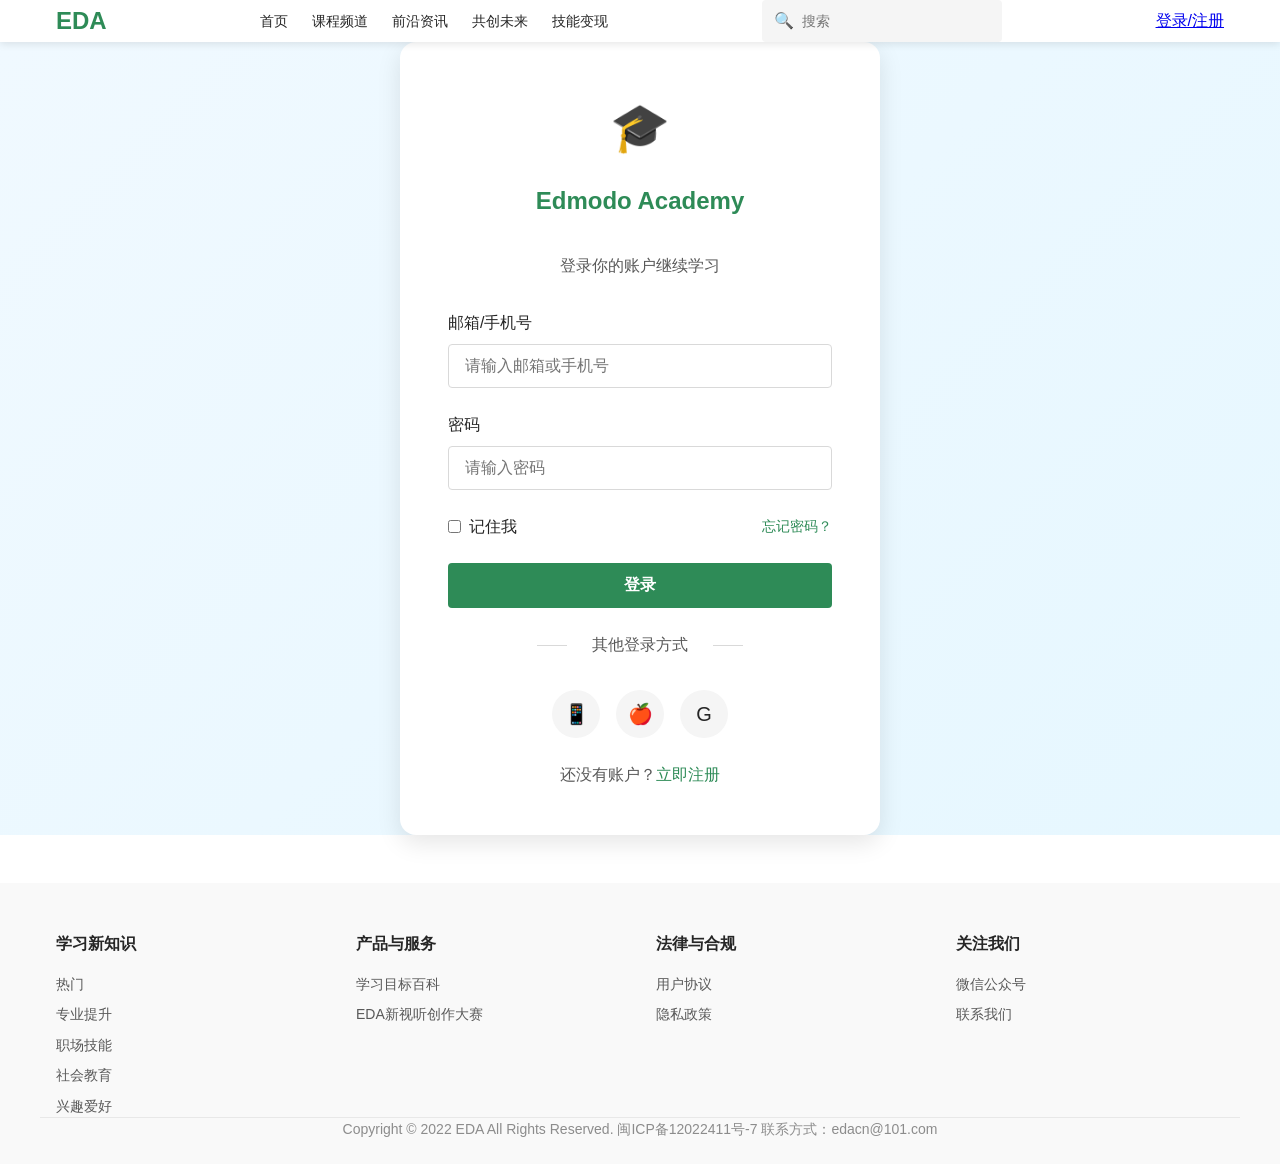
<file: login.html>
<!DOCTYPE html>
<html lang="zh-CN">
<head>
    <meta charset="UTF-8">
    <meta name="viewport" content="width=device-width, initial-scale=1.0">
    <title>EDA - 登录</title>
    <style>
        /* 重置和基础样式 */
        * {
            margin: 0;
            padding: 0;
            box-sizing: border-box;
        }
        
        body {
            font-family: -apple-system, BlinkMacSystemFont, 'Segoe UI', Roboto, 'Helvetica Neue', Arial, sans-serif;
            line-height: 1.6;
            color: #262626;
            background-color: #fff;
        }
        
        /* 导航栏样式 */
        .navbar {
            background-color: white;
            box-shadow: 0 2px 8px rgba(0,0,0,0.1);
            position: sticky;
            top: 0;
            z-index: 100;
        }
        
        .navbar-content {
            display: flex;
            justify-content: space-between;
            align-items: center;
            padding: 16px 0;
            max-width: 1200px;
            margin: 0 auto;
            padding: 0 16px;
        }
        
        .logo {
            font-size: 24px;
            font-weight: 700;
            color: #2E8B57; /* EDA 绿色 */
            text-decoration: none;
        }
        
        .nav-links {
            display: flex;
            gap: 24px;
        }
        
        .nav-link {
            color: #262626;
            text-decoration: none;
            font-weight: 500;
            display: flex;
            align-items: center;
            gap: 4px;
            font-size: 14px;
        }
        
        .nav-link.active, .nav-link:hover {
            color: #2E8B57; /* EDA 绿色 */
        }
        
        .search-bar {
            display: flex;
            align-items: center;
            background-color: #f5f5f5;
            border-radius: 4px;
            padding: 8px 12px;
            width: 240px;
        }
        
        .search-bar input {
            border: none;
            background: transparent;
            outline: none;
            width: 100%;
            margin-left: 8px;
            font-size: 14px;
        }
        
        /* 登录页 */
        .login-page {
            display: flex;
            justify-content: center;
            align-items: center;
            min-height: calc(100vh - 120px);
            background: linear-gradient(135deg, #f0f9ff 0%, #e6f7ff 100%);
        }
        
        .login-card {
            background-color: white;
            border-radius: 16px;
            box-shadow: 0 8px 24px rgba(0,0,0,0.1);
            padding: 48px;
            width: 100%;
            max-width: 480px;
        }
        
        .login-logo {
            text-align: center;
            margin-bottom: 32px;
        }
        
        .login-logo h2 {
            font-size: 24px;
            font-weight: 700;
            color: #2E8B57; /* EDA 绿色 */
            margin-top: 16px;
        }
        
        .login-subtitle {
            text-align: center;
            color: #595959;
            margin-bottom: 32px;
        }
        
        .form-group {
            margin-bottom: 24px;
        }
        
        .form-label {
            display: block;
            margin-bottom: 8px;
            font-weight: 500;
        }
        
        .form-input {
            width: 100%;
            padding: 12px 16px;
            border: 1px solid #d9d9d9;
            border-radius: 4px;
            font-size: 16px;
            transition: border-color 0.3s ease;
        }
        
        .form-input:focus {
            outline: none;
            border-color: #2E8B57; /* EDA 绿色 */
            box-shadow: 0 0 0 2px rgba(46, 139, 87, 0.2);
        }
        
        .form-actions {
            display: flex;
            justify-content: space-between;
            align-items: center;
            margin-bottom: 24px;
        }
        
        .remember-me {
            display: flex;
            align-items: center;
            gap: 8px;
        }
        
        .forgot-password {
            color: #2E8B57; /* EDA 绿色 */
            text-decoration: none;
            font-size: 14px;
        }
        
        .action-btn {
            background-color: #2E8B57; /* EDA 绿色 */
            color: white;
            border: none;
            padding: 12px 24px;
            border-radius: 4px;
            font-weight: 600;
            cursor: pointer;
            width: 100%;
            font-size: 16px;
            transition: background-color 0.3s ease;
        }
        
        .action-btn:hover {
            background-color: #228B22; /* 深绿色 */
        }
        
        .social-login {
            margin-top: 24px;
            text-align: center;
        }
        
        .social-login-title {
            margin-bottom: 16px;
            color: #595959;
            position: relative;
            display: inline-block;
            padding: 0 20px;
            background: white;
        }
        
        .social-login-title::before,
        .social-login-title::after {
            content: '';
            position: absolute;
            top: 50%;
            width: 30px;
            height: 1px;
            background-color: #d9d9d9;
        }
        
        .social-login-title::before {
            left: -35px;
        }
        
        .social-login-title::after {
            right: -35px;
        }
        
        .social-buttons {
            display: flex;
            justify-content: center;
            gap: 16px;
            margin-top: 16px;
        }
        
        .social-btn {
            width: 48px;
            height: 48px;
            border-radius: 50%;
            display: flex;
            align-items: center;
            justify-content: center;
            background-color: #f5f5f5;
            cursor: pointer;
            transition: background-color 0.3s ease;
            font-size: 20px;
        }
        
        .social-btn:hover {
            background-color: #e8e8e8;
        }
        
        .register-link {
            text-align: center;
            margin-top: 24px;
            color: #595959;
        }
        
        .register-link a {
            color: #2E8B57; /* EDA 绿色 */
            text-decoration: none;
            font-weight: 500;
        }
        
        .register-link a:hover {
            text-decoration: underline;
        }
        
        /* 页脚 */
        .footer {
            background-color: #f9f9f9;
            padding: 48px 0 24px;
            margin-top: 48px;
        }
        
        .footer-content {
            display: grid;
            grid-template-columns: repeat(4, 1fr);
            gap: 32px;
            margin-bottom: 32px;
            max-width: 1200px;
            margin: 0 auto;
            padding: 0 16px;
        }
        
        .footer-column h4 {
            font-size: 16px;
            font-weight: 600;
            margin-bottom: 16px;
        }
        
        .footer-links {
            display: flex;
            flex-direction: column;
            gap: 8px;
        }
        
        .footer-link {
            color: #595959;
            text-decoration: none;
            font-size: 14px;
        }
        
        .footer-link:hover {
            color: #2E8B57; /* EDA 绿色 */
        }
        
        .footer-bottom {
            text-align: center;
            padding-top: 24px;
            border-top: 1px solid #e8e8e8;
            color: #8c8c8c;
            font-size: 14px;
            max-width: 1200px;
            margin: 0 auto;
            padding: 0 16px;
        }
        
        /* 响应式设计 */
        @media (max-width: 768px) {
            .login-card {
                padding: 32px;
            }
            
            .footer-content {
                grid-template-columns: repeat(2, 1fr);
            }
        }
        
        @media (max-width: 480px) {
            .nav-links {
                display: none;
            }
            
            .search-bar {
                width: 160px;
            }
            
            .footer-content {
                grid-template-columns: 1fr;
            }
        }
    </style>
</head>
<body>
    <!-- 导航栏 -->
    <nav class="navbar">
        <div class="navbar-content">
            <a href="search.html" class="logo">EDA</a>
            <div class="nav-links">
                <a href="search.html" class="nav-link">首页</a>
                <a href="search.html" class="nav-link">课程频道</a>
                <a href="#" class="nav-link">前沿资讯</a>
                <a href="#" class="nav-link">共创未来</a>
                <a href="#" class="nav-link">技能变现</a>
            </div>
            <div class="search-bar">
                <span>🔍</span>
                <input type="text" placeholder="搜索">
            </div>
            <div class="auth-buttons">
                <a href="#" class="btn">登录/注册</a>
            </div>
        </div>
    </nav>

    <!-- 登录页 -->
    <section class="login-page">
        <div class="login-card">
            <div class="login-logo">
                <div style="font-size: 48px;">🎓</div>
                <h2>Edmodo Academy</h2>
            </div>
            
            <p class="login-subtitle">登录你的账户继续学习</p>
            
            <form id="loginForm">
                <div class="form-group">
                    <label class="form-label">邮箱/手机号</label>
                    <input type="text" class="form-input" placeholder="请输入邮箱或手机号">
                </div>
                
                <div class="form-group">
                    <label class="form-label">密码</label>
                    <input type="password" class="form-input" placeholder="请输入密码">
                </div>
                
                <div class="form-actions">
                    <label class="remember-me">
                        <input type="checkbox"> 记住我
                    </label>
                    <a href="#" class="forgot-password">忘记密码？</a>
                </div>
                
                <button type="submit" class="action-btn">登录</button>
            </form>
            
            <div class="social-login">
                <div class="social-login-title">其他登录方式</div>
                <div class="social-buttons">
                    <div class="social-btn">📱</div>
                    <div class="social-btn">🍎</div>
                    <div class="social-btn">G</div>
                </div>
            </div>
            
            <div class="register-link">
                还没有账户？<a href="#">立即注册</a>
            </div>
        </div>
    </section>

    <!-- 页脚 -->
    <footer class="footer">
        <div class="footer-content">
            <div class="footer-column">
                <h4>学习新知识</h4>
                <div class="footer-links">
                    <a href="search.html" class="footer-link">热门</a>
                    <a href="search.html" class="footer-link">专业提升</a>
                    <a href="search.html" class="footer-link">职场技能</a>
                    <a href="search.html" class="footer-link">社会教育</a>
                    <a href="search.html" class="footer-link">兴趣爱好</a>
                </div>
            </div>
            
            <div class="footer-column">
                <h4>产品与服务</h4>
                <div class="footer-links">
                    <a href="#" class="footer-link">学习目标百科</a>
                    <a href="#" class="footer-link">EDA新视听创作大赛</a>
                </div>
            </div>
            
            <div class="footer-column">
                <h4>法律与合规</h4>
                <div class="footer-links">
                    <a href="#" class="footer-link">用户协议</a>
                    <a href="#" class="footer-link">隐私政策</a>
                </div>
            </div>
            
            <div class="footer-column">
                <h4>关注我们</h4>
                <div class="footer-links">
                    <a href="#" class="footer-link">微信公众号</a>
                    <a href="#" class="footer-link">联系我们</a>
                </div>
            </div>
        </div>
        
        <div class="footer-bottom">
            Copyright © 2022 EDA All Rights Reserved. 闽ICP备12022411号-7 联系方式：edacn@101.com
        </div>
    </footer>

    <script>
        // 交互功能
        document.addEventListener('DOMContentLoaded', function() {
            // 表单提交
            const loginForm = document.getElementById('loginForm');
            if (loginForm) {
                loginForm.addEventListener('submit', function(e) {
                    e.preventDefault();
                    alert('登录成功！');
                });
            }
            
            // 导航链接激活
            const navLinks = document.querySelectorAll('.nav-link');
            navLinks.forEach(link => {
                link.addEventListener('click', function(e) {
                    e.preventDefault();
                    navLinks.forEach(l => l.classList.remove('active'));
                    this.classList.add('active');
                });
            });
        });
    </script>
</body>
</html>
</file>
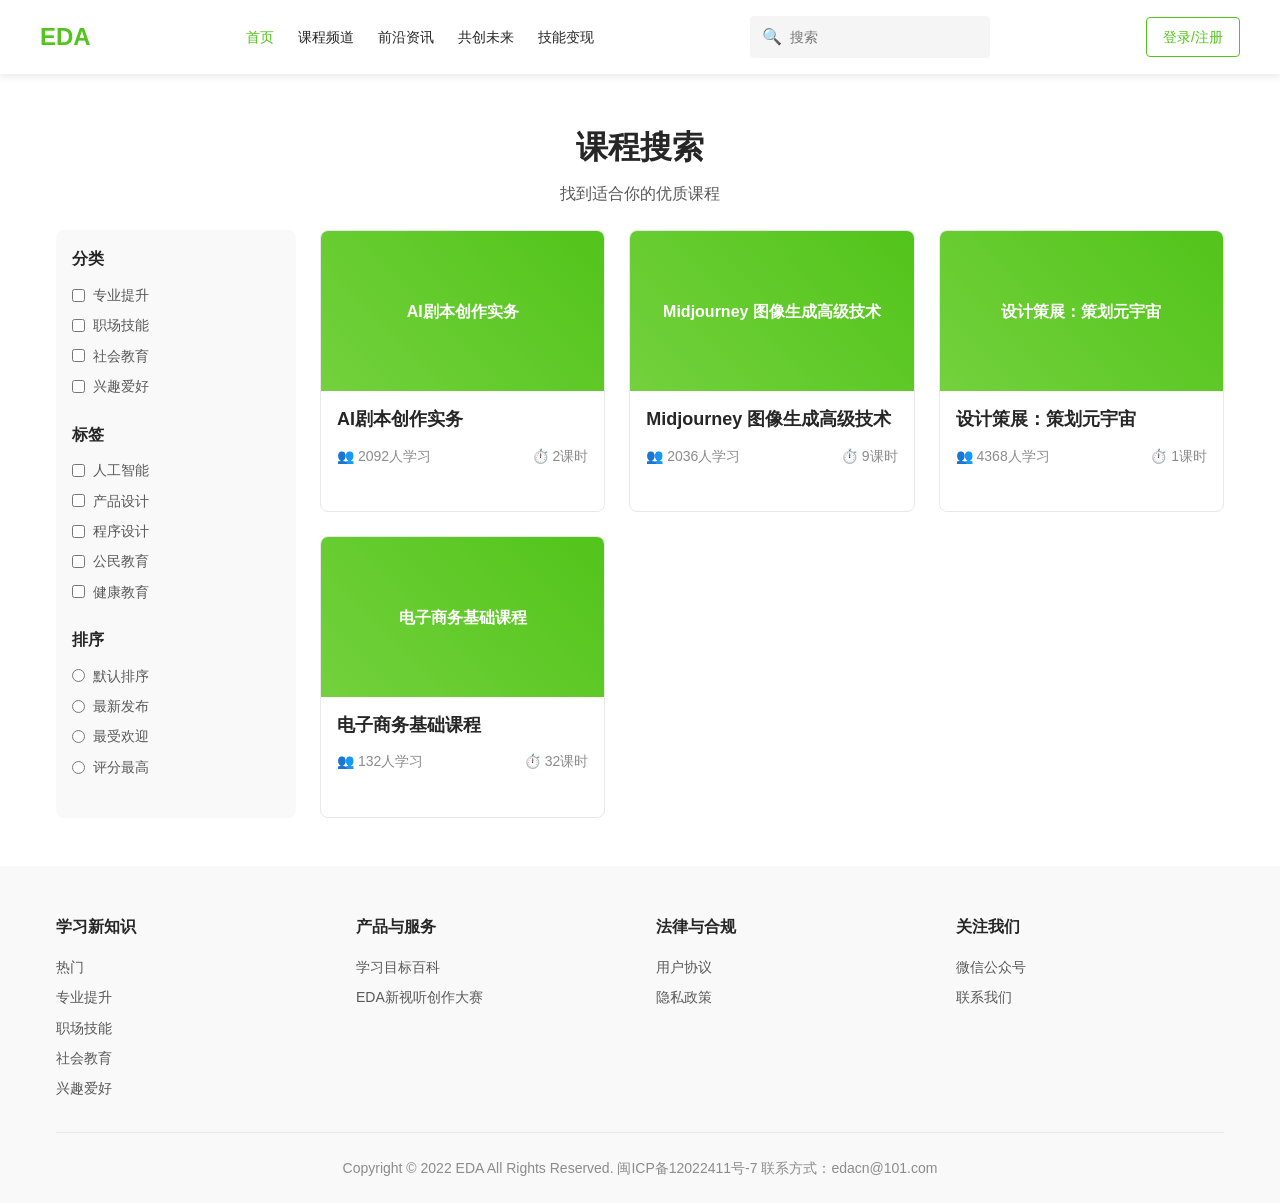
<file: search.html>
<!DOCTYPE html>
<html lang="zh-CN">
<head>
    <meta charset="UTF-8">
    <meta name="viewport" content="width=device-width, initial-scale=1.0">
    <title>EDA - 课程搜索</title>
    <style>
        /* 重置和基础样式 */
        * {
            margin: 0;
            padding: 0;
            box-sizing: border-box;
        }
        
        body {
            font-family: -apple-system, BlinkMacSystemFont, 'Segoe UI', Roboto, 'Helvetica Neue', Arial, sans-serif;
            line-height: 1.6;
            color: #262626;
            background-color: #fff;
        }
        
        .container {
            max-width: 1200px;
            margin: 0 auto;
            padding: 0 16px;
        }
        
        /* 导航栏样式 - EDA绿色主题 */
        .navbar {
            background-color: white;
            box-shadow: 0 2px 8px rgba(0,0,0,0.1);
            position: sticky;
            top: 0;
            z-index: 100;
        }
        
        .navbar-content {
            display: flex;
            justify-content: space-between;
            align-items: center;
            padding: 16px 0;
        }
        
        .logo {
            font-size: 24px;
            font-weight: 700;
            color: #52C41A; /* EDA绿色 */
            text-decoration: none;
        }
        
        .nav-links {
            display: flex;
            gap: 24px;
        }
        
        .nav-link {
            color: #262626;
            text-decoration: none;
            font-weight: 500;
            display: flex;
            align-items: center;
            gap: 4px;
            font-size: 14px;
        }
        
        .nav-link.active, .nav-link:hover {
            color: #52C41A; /* EDA绿色 */
        }
        
        .search-bar {
            display: flex;
            align-items: center;
            background-color: #f5f5f5;
            border-radius: 4px;
            padding: 8px 12px;
            width: 240px;
        }
        
        .search-bar input {
            border: none;
            background: transparent;
            outline: none;
            width: 100%;
            margin-left: 8px;
            font-size: 14px;
        }
        
        .auth-buttons {
            display: flex;
            gap: 16px;
        }
        
        .btn {
            display: inline-block;
            padding: 8px 16px;
            border-radius: 4px;
            text-decoration: none;
            font-weight: 500;
            cursor: pointer;
            transition: all 0.3s ease;
            border: 1px solid #52C41A; /* EDA绿色 */
            color: #52C41A; /* EDA绿色 */
            background: transparent;
            font-size: 14px;
        }
        
        .btn:hover {
            background-color: #f6ffed; /* EDA绿色浅色背景 */
        }
        
        /* 页面标题 */
        .page-header {
            padding: 48px 0 24px;
            text-align: center;
        }
        
        .page-title {
            font-size: 32px;
            font-weight: 700;
            margin-bottom: 8px;
        }
        
        .page-subtitle {
            color: #595959;
            font-size: 16px;
        }
        
        /* 搜索列表页 */
        .search-page {
            display: flex;
            gap: 24px;
            margin-bottom: 48px;
        }
        
        .filters {
            width: 240px;
            background-color: #f9f9f9;
            padding: 16px;
            border-radius: 8px;
            height: fit-content;
        }
        
        .filter-section {
            margin-bottom: 24px;
        }
        
        .filter-title {
            font-size: 16px;
            font-weight: 600;
            margin-bottom: 12px;
            color: #262626;
        }
        
        .filter-options {
            display: flex;
            flex-direction: column;
            gap: 8px;
        }
        
        .filter-option {
            display: flex;
            align-items: center;
            gap: 8px;
            cursor: pointer;
            font-size: 14px;
            color: #595959;
        }
        
        .filter-option:hover {
            color: #52C41A; /* EDA绿色 */
        }
        
        .course-grid {
            display: grid;
            grid-template-columns: repeat(auto-fill, minmax(280px, 1fr));
            gap: 24px;
            flex: 1;
        }
        
        .course-card {
            border: 1px solid #e8e8e8;
            border-radius: 8px;
            overflow: hidden;
            transition: transform 0.3s ease, box-shadow 0.3s ease;
            cursor: pointer;
            text-decoration: none;
            color: inherit;
        }
        
        .course-card:hover {
            transform: translateY(-4px);
            box-shadow: 0 4px 12px rgba(0,0,0,0.15);
        }
        
        .course-image {
            width: 100%;
            height: 160px;
            background: linear-gradient(45deg, #73d13d, #52C41A); /* EDA绿色渐变 */
            display: flex;
            align-items: center;
            justify-content: center;
            color: white;
            font-weight: bold;
            font-size: 16px;
            text-align: center;
            padding: 16px;
        }
        
        .course-content {
            padding: 16px;
        }
        
        .course-title {
            font-size: 18px;
            font-weight: 600;
            margin-bottom: 8px;
            display: -webkit-box;
            -webkit-line-clamp: 2;
            -webkit-box-orient: vertical;
            overflow: hidden;
            line-height: 1.4;
        }
        
        .course-stats {
            display: flex;
            justify-content: space-between;
            margin-top: 12px;
            color: #8c8c8c;
            font-size: 14px;
        }
        
        .stat-item {
            display: flex;
            align-items: center;
            gap: 4px;
        }
        
        /* 页脚 */
        .footer {
            background-color: #f9f9f9;
            padding: 48px 0 24px;
            margin-top: 48px;
        }
        
        .footer-content {
            display: grid;
            grid-template-columns: repeat(4, 1fr);
            gap: 32px;
            margin-bottom: 32px;
        }
        
        .footer-column h4 {
            font-size: 16px;
            font-weight: 600;
            margin-bottom: 16px;
        }
        
        .footer-links {
            display: flex;
            flex-direction: column;
            gap: 8px;
        }
        
        .footer-link {
            color: #595959;
            text-decoration: none;
            font-size: 14px;
        }
        
        .footer-link:hover {
            color: #52C41A; /* EDA绿色 */
        }
        
        .footer-bottom {
            text-align: center;
            padding-top: 24px;
            border-top: 1px solid #e8e8e8;
            color: #8c8c8c;
            font-size: 14px;
        }
        
        /* 响应式设计 */
        @media (max-width: 768px) {
            .search-page {
                flex-direction: column;
            }
            
            .filters {
                width: 100%;
            }
            
            .footer-content {
                grid-template-columns: repeat(2, 1fr);
            }
        }
        
        @media (max-width: 480px) {
            .nav-links {
                display: none;
            }
            
            .search-bar {
                width: 160px;
            }
            
            .auth-buttons {
                display: none;
            }
            
            .course-grid {
                grid-template-columns: 1fr;
            }
            
            .footer-content {
                grid-template-columns: 1fr;
            }
        }
    </style>
</head>
<body>
    <!-- 导航栏 -->
    <nav class="navbar">
        <div class="container navbar-content">
            <a href="search.html" class="logo">EDA</a>
            <div class="nav-links">
                <a href="search.html" class="nav-link active">首页</a>
                <a href="search.html" class="nav-link">课程频道</a>
                <a href="#" class="nav-link">前沿资讯</a>
                <a href="#" class="nav-link">共创未来</a>
                <a href="#" class="nav-link">技能变现</a>
            </div>
            <div class="search-bar">
                <span>🔍</span>
                <input type="text" placeholder="搜索">
            </div>
            <div class="auth-buttons">
                <a href="login.html" class="btn">登录/注册</a>
            </div>
        </div>
    </nav>

    <!-- 搜索列表页 -->
    <section class="container">
        <div class="page-header">
            <h1 class="page-title">课程搜索</h1>
            <p class="page-subtitle">找到适合你的优质课程</p>
        </div>
        
        <div class="search-page">
            <div class="filters">
                <div class="filter-section">
                    <h3 class="filter-title">分类</h3>
                    <div class="filter-options">
                        <label class="filter-option">
                            <input type="checkbox"> 专业提升
                        </label>
                        <label class="filter-option">
                            <input type="checkbox"> 职场技能
                        </label>
                        <label class="filter-option">
                            <input type="checkbox"> 社会教育
                        </label>
                        <label class="filter-option">
                            <input type="checkbox"> 兴趣爱好
                        </label>
                    </div>
                </div>
                
                <div class="filter-section">
                    <h3 class="filter-title">标签</h3>
                    <div class="filter-options">
                        <label class="filter-option">
                            <input type="checkbox"> 人工智能
                        </label>
                        <label class="filter-option">
                            <input type="checkbox"> 产品设计
                        </label>
                        <label class="filter-option">
                            <input type="checkbox"> 程序设计
                        </label>
                        <label class="filter-option">
                            <input type="checkbox"> 公民教育
                        </label>
                        <label class="filter-option">
                            <input type="checkbox"> 健康教育
                        </label>
                    </div>
                </div>
                
                <div class="filter-section">
                    <h3 class="filter-title">排序</h3>
                    <div class="filter-options">
                        <label class="filter-option">
                            <input type="radio" name="sort"> 默认排序
                        </label>
                        <label class="filter-option">
                            <input type="radio" name="sort"> 最新发布
                        </label>
                        <label class="filter-option">
                            <input type="radio" name="sort"> 最受欢迎
                        </label>
                        <label class="filter-option">
                            <input type="radio" name="sort"> 评分最高
                        </label>
                    </div>
                </div>
            </div>
            
            <div class="course-grid">
                <!-- 课程卡片 1 -->
                <a href="detail.html" class="course-card">
                    <div class="course-image">AI剧本创作实务</div>
                    <div class="course-content">
                        <h3 class="course-title">AI剧本创作实务</h3>
                        <div class="course-stats">
                            <div class="stat-item">👥 2092人学习</div>
                            <div class="stat-item">⏱️ 2课时</div>
                        </div>
                    </div>
                </a>
                
                <!-- 课程卡片 2 -->
                <a href="detail.html" class="course-card">
                    <div class="course-image">Midjourney 图像生成高级技术</div>
                    <div class="course-content">
                        <h3 class="course-title">Midjourney 图像生成高级技术</h3>
                        <div class="course-stats">
                            <div class="stat-item">👥 2036人学习</div>
                            <div class="stat-item">⏱️ 9课时</div>
                        </div>
                    </div>
                </a>
                
                <!-- 课程卡片 3 -->
                <a href="detail.html" class="course-card">
                    <div class="course-image">设计策展：策划元宇宙</div>
                    <div class="course-content">
                        <h3 class="course-title">设计策展：策划元宇宙</h3>
                        <div class="course-stats">
                            <div class="stat-item">👥 4368人学习</div>
                            <div class="stat-item">⏱️ 1课时</div>
                        </div>
                    </div>
                </a>
                
                <!-- 课程卡片 4 -->
                <a href="detail.html" class="course-card">
                    <div class="course-image">电子商务基础课程</div>
                    <div class="course-content">
                        <h3 class="course-title">电子商务基础课程</h3>
                        <div class="course-stats">
                            <div class="stat-item">👥 132人学习</div>
                            <div class="stat-item">⏱️ 32课时</div>
                        </div>
                    </div>
                </a>
            </div>
        </div>
    </section>

    <!-- 页脚 -->
    <footer class="footer">
        <div class="container">
            <div class="footer-content">
                <div class="footer-column">
                    <h4>学习新知识</h4>
                    <div class="footer-links">
                        <a href="search.html" class="footer-link">热门</a>
                        <a href="search.html" class="footer-link">专业提升</a>
                        <a href="search.html" class="footer-link">职场技能</a>
                        <a href="search.html" class="footer-link">社会教育</a>
                        <a href="search.html" class="footer-link">兴趣爱好</a>
                    </div>
                </div>
                
                <div class="footer-column">
                    <h4>产品与服务</h4>
                    <div class="footer-links">
                        <a href="#" class="footer-link">学习目标百科</a>
                        <a href="#" class="footer-link">EDA新视听创作大赛</a>
                    </div>
                </div>
                
                <div class="footer-column">
                    <h4>法律与合规</h4>
                    <div class="footer-links">
                        <a href="#" class="footer-link">用户协议</a>
                        <a href="#" class="footer-link">隐私政策</a>
                    </div>
                </div>
                
                <div class="footer-column">
                    <h4>关注我们</h4>
                    <div class="footer-links">
                        <a href="#" class="footer-link">微信公众号</a>
                        <a href="#" class="footer-link">联系我们</a>
                    </div>
                </div>
            </div>
            
            <div class="footer-bottom">
                Copyright © 2022 EDA All Rights Reserved. 闽ICP备12022411号-7 联系方式：edacn@101.com
            </div>
        </div>
    </footer>

    <script>
        // 交互功能
        document.addEventListener('DOMContentLoaded', function() {
            // 课程卡片点击
            const courseCards = document.querySelectorAll('.course-card');
            courseCards.forEach(card => {
                card.addEventListener('click', function(e) {
                    e.preventDefault();
                    window.location.href = 'detail.html';
                });
            });
            
            // 导航链接激活
            const navLinks = document.querySelectorAll('.nav-link');
            navLinks.forEach(link => {
                link.addEventListener('click', function(e) {
                    e.preventDefault();
                    navLinks.forEach(l => l.classList.remove('active'));
                    this.classList.add('active');
                    window.location.href = this.getAttribute('href');
                });
            });
        });
    </script>
</body>
</html>
</file>
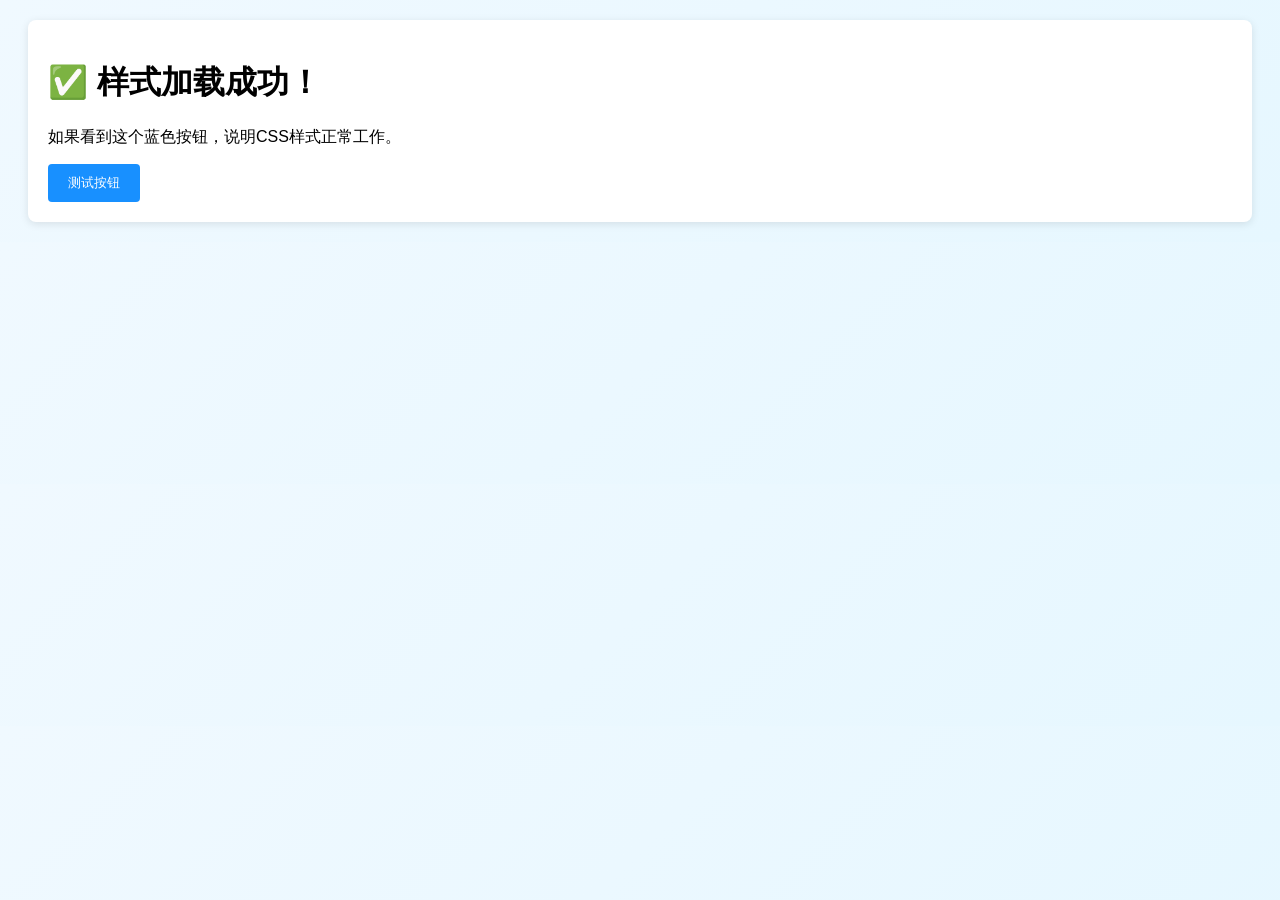
<file: test.html>
<!DOCTYPE html>
<html>
<head>
    <meta charset="UTF-8">
    <title>EDA Test</title>
    <style>
        body { font-family: Arial, sans-serif; background: linear-gradient(135deg, #f0f9ff 0%, #e6f7ff 100%); }
        .test-card { 
            background: white; 
            padding: 20px; 
            margin: 20px; 
            border-radius: 8px; 
            box-shadow: 0 2px 8px rgba(0,0,0,0.1);
        }
        .btn { 
            background: #1890FF; 
            color: white; 
            padding: 10px 20px; 
            border: none; 
            border-radius: 4px; 
            cursor: pointer;
        }
    </style>
</head>
<body>
    <div class="test-card">
        <h1>✅ 样式加载成功！</h1>
        <p>如果看到这个蓝色按钮，说明CSS样式正常工作。</p>
        <button class="btn">测试按钮</button>
    </div>
</body>
</html>
</file>
